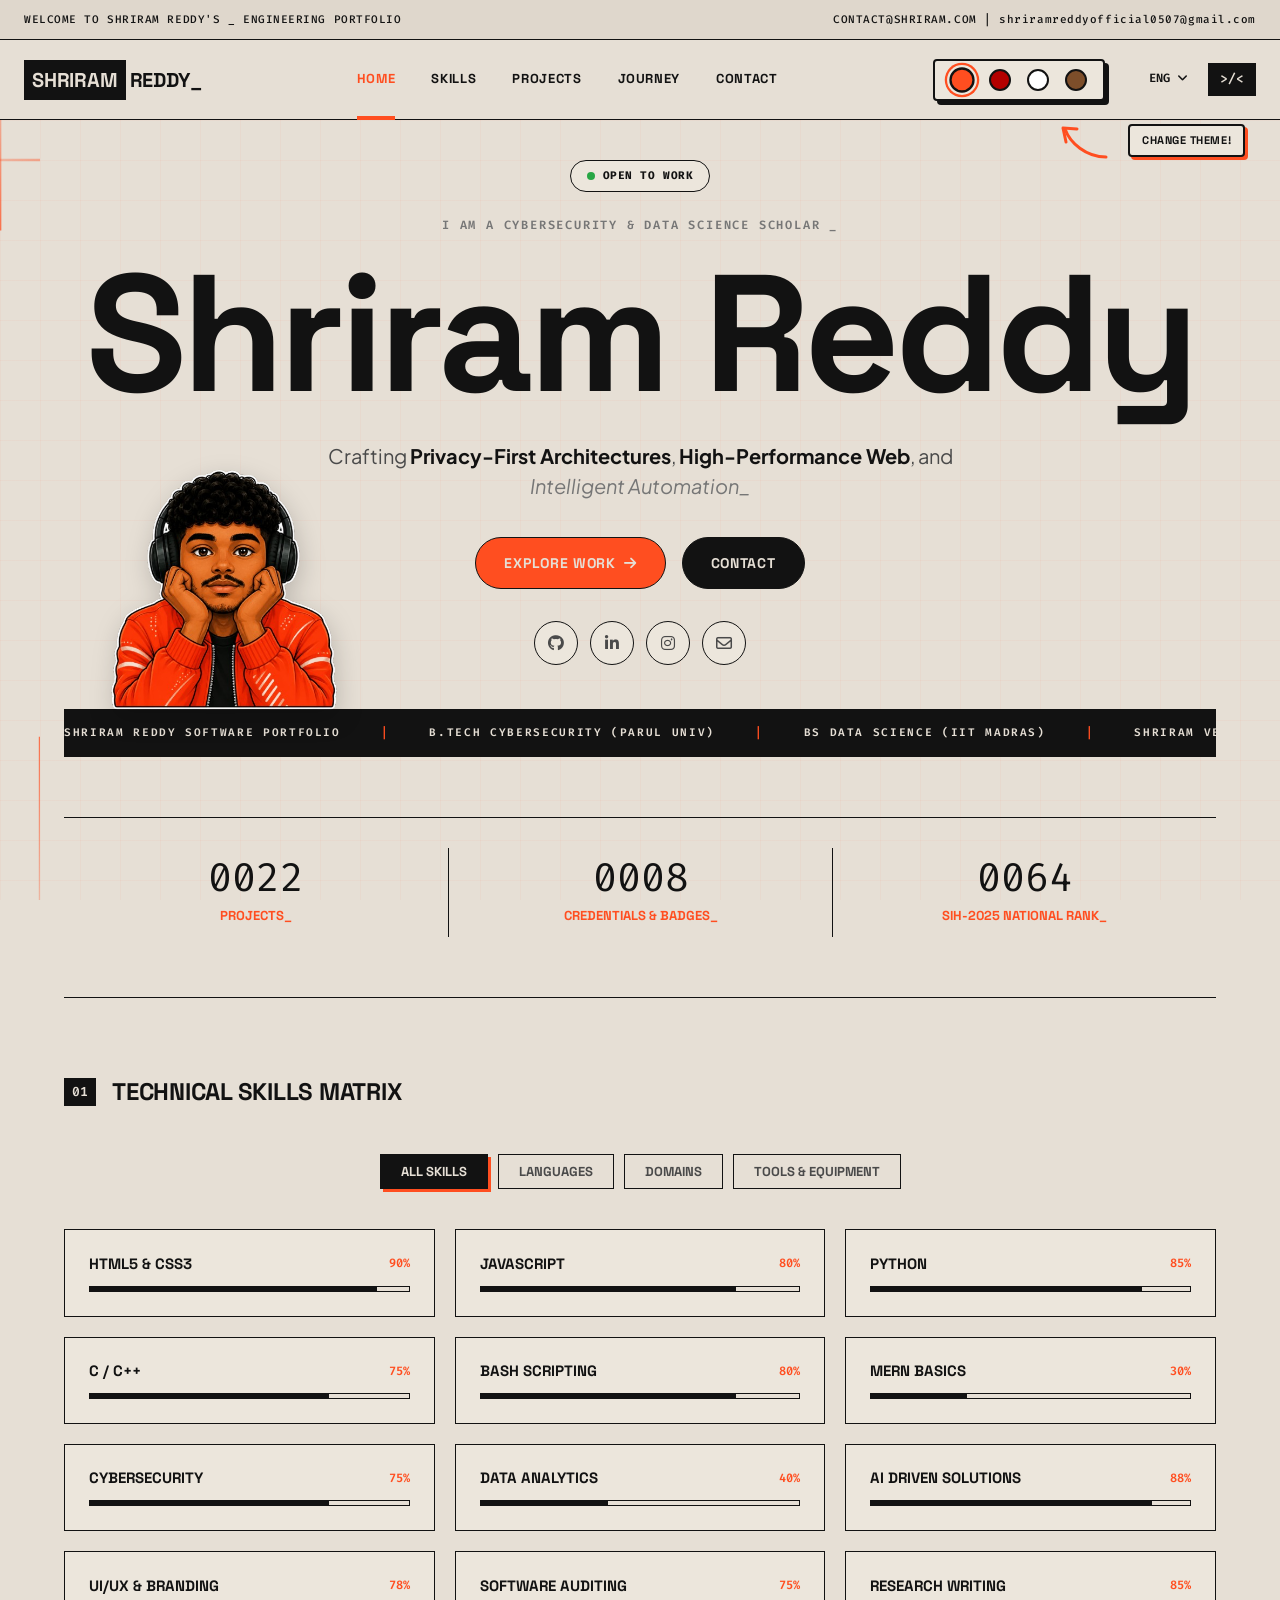
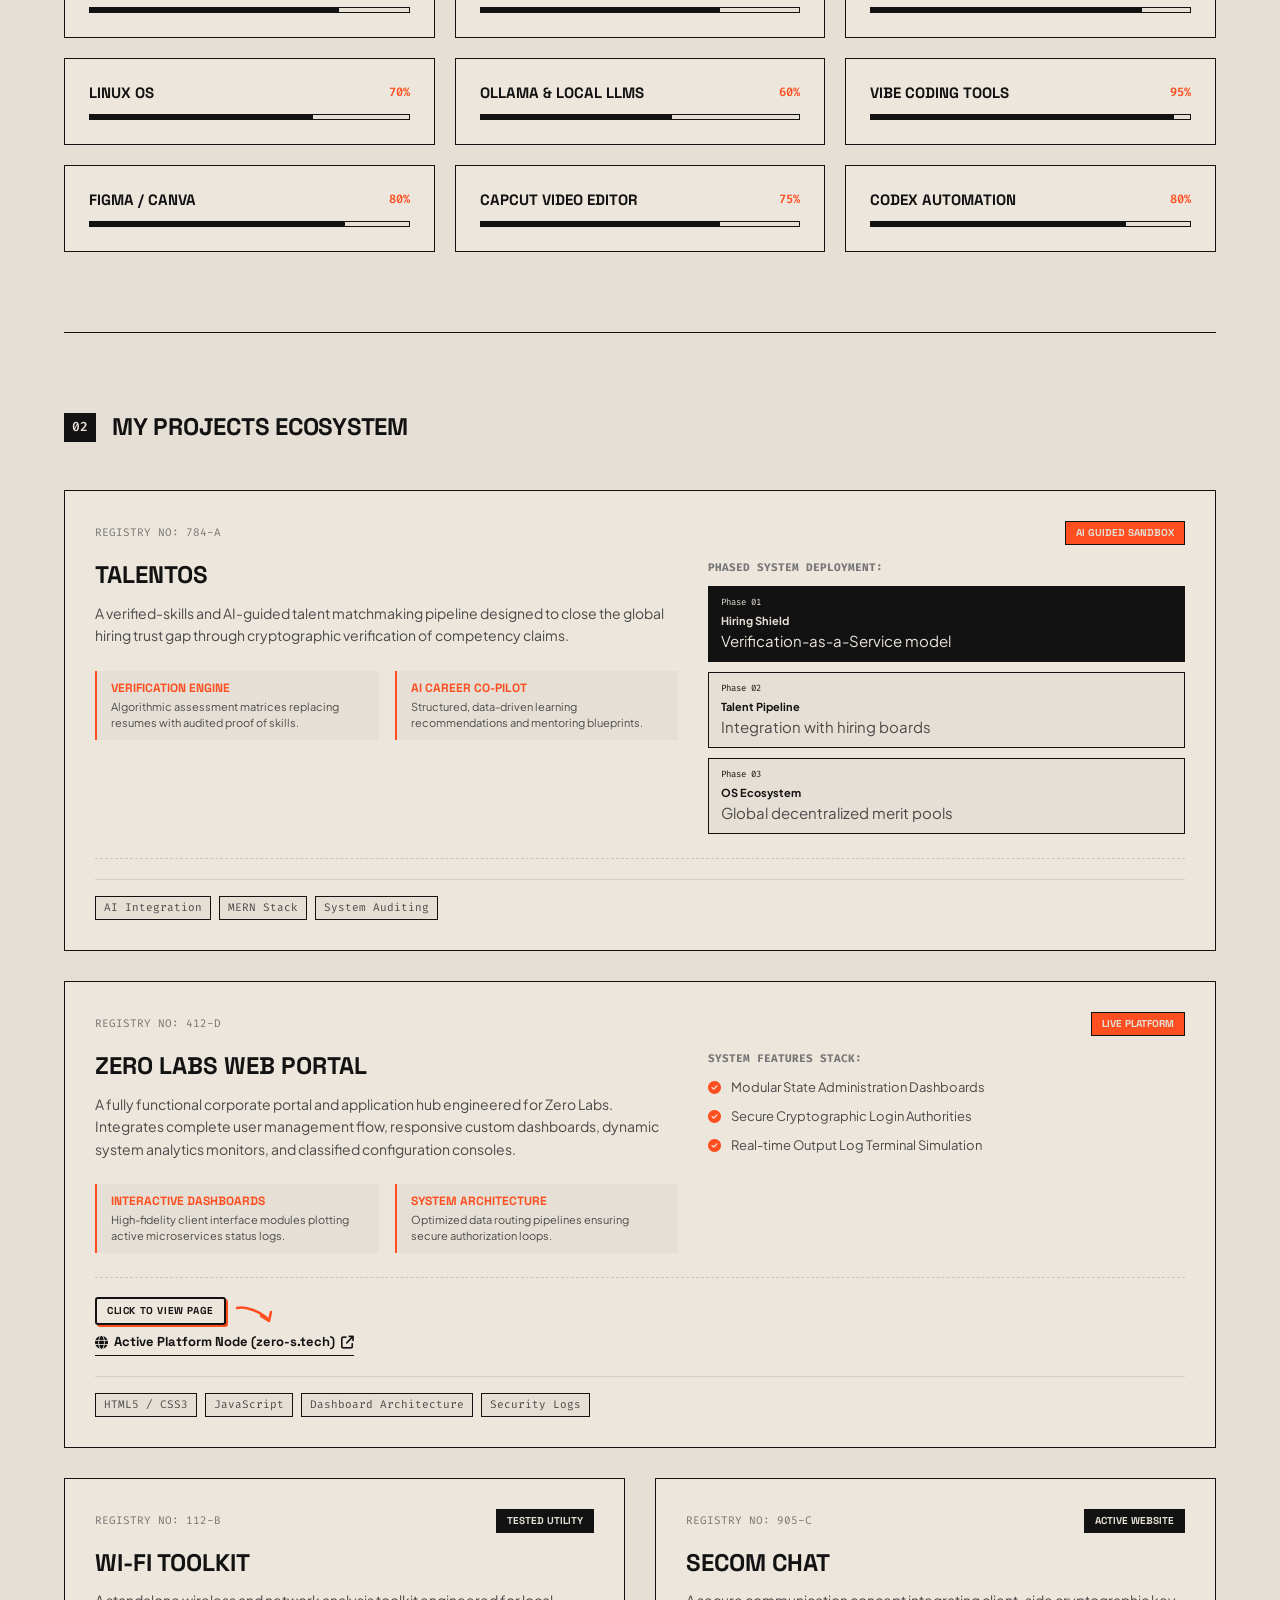
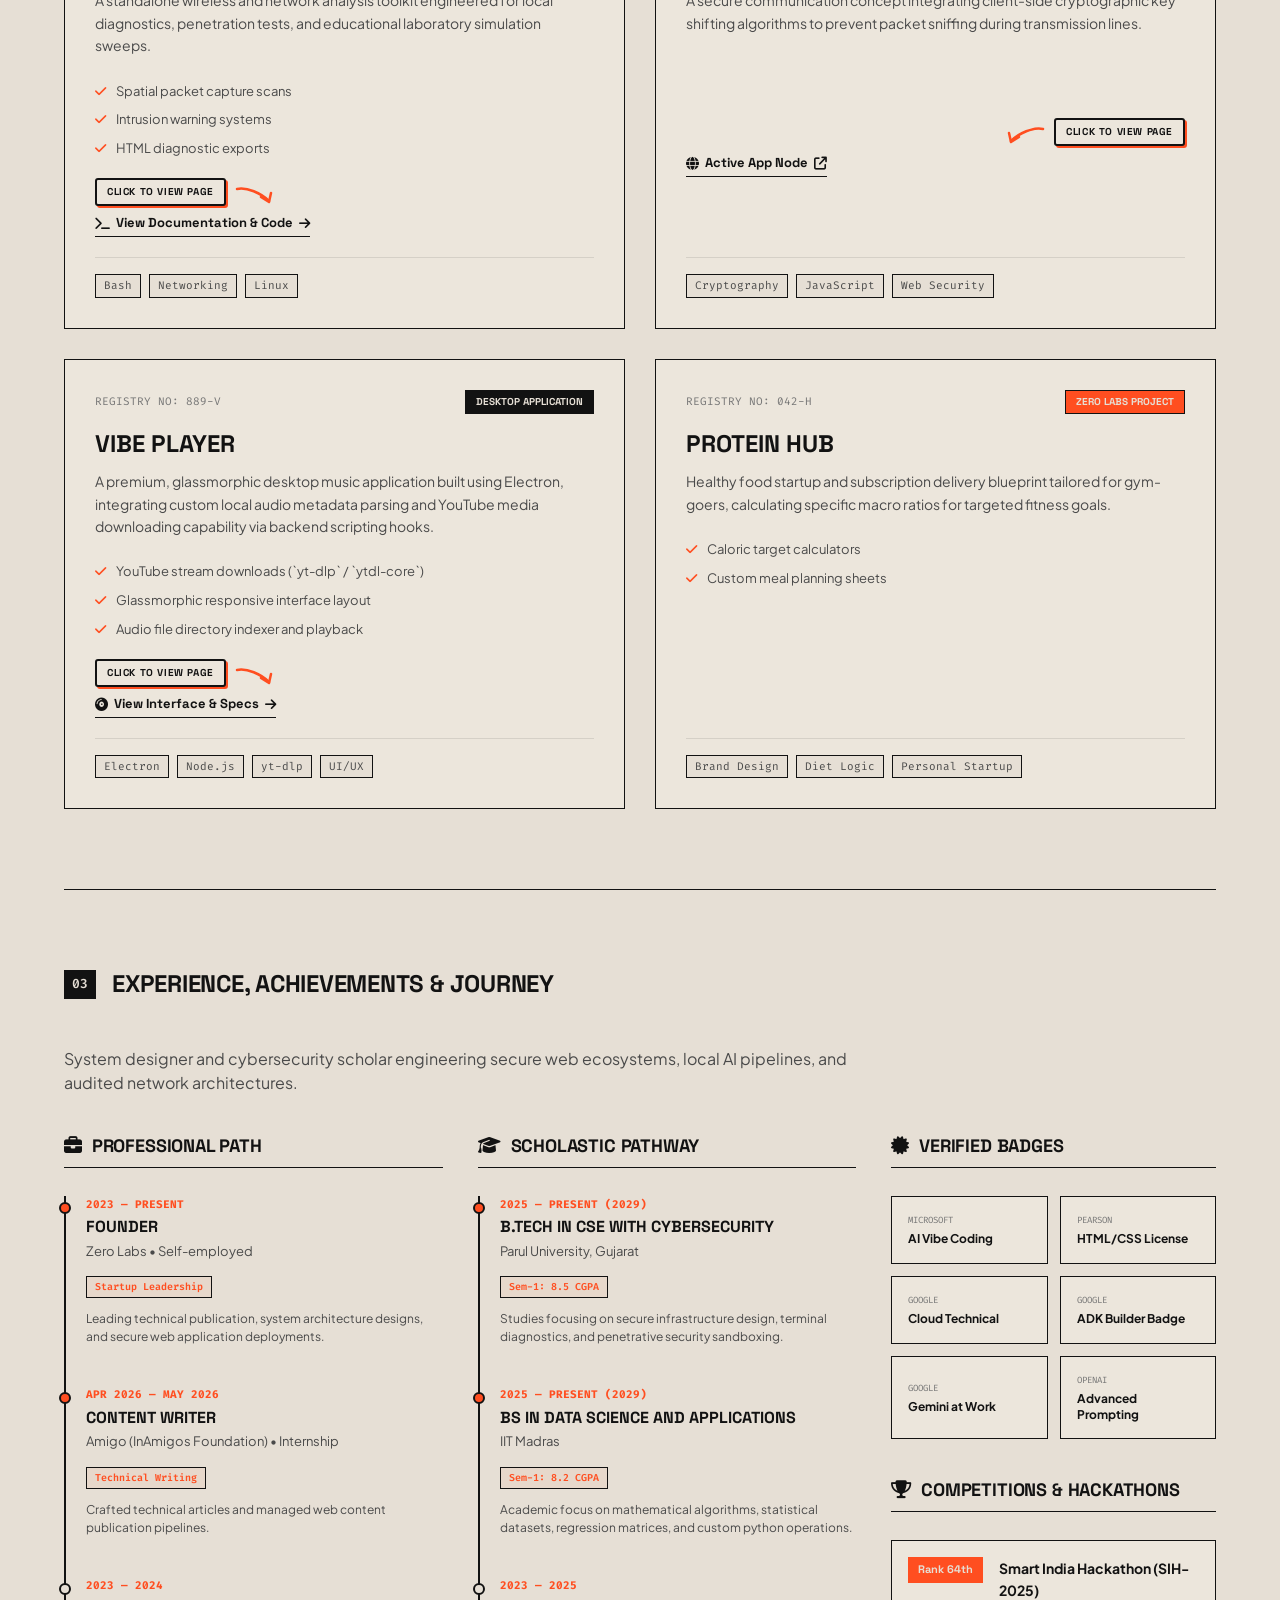
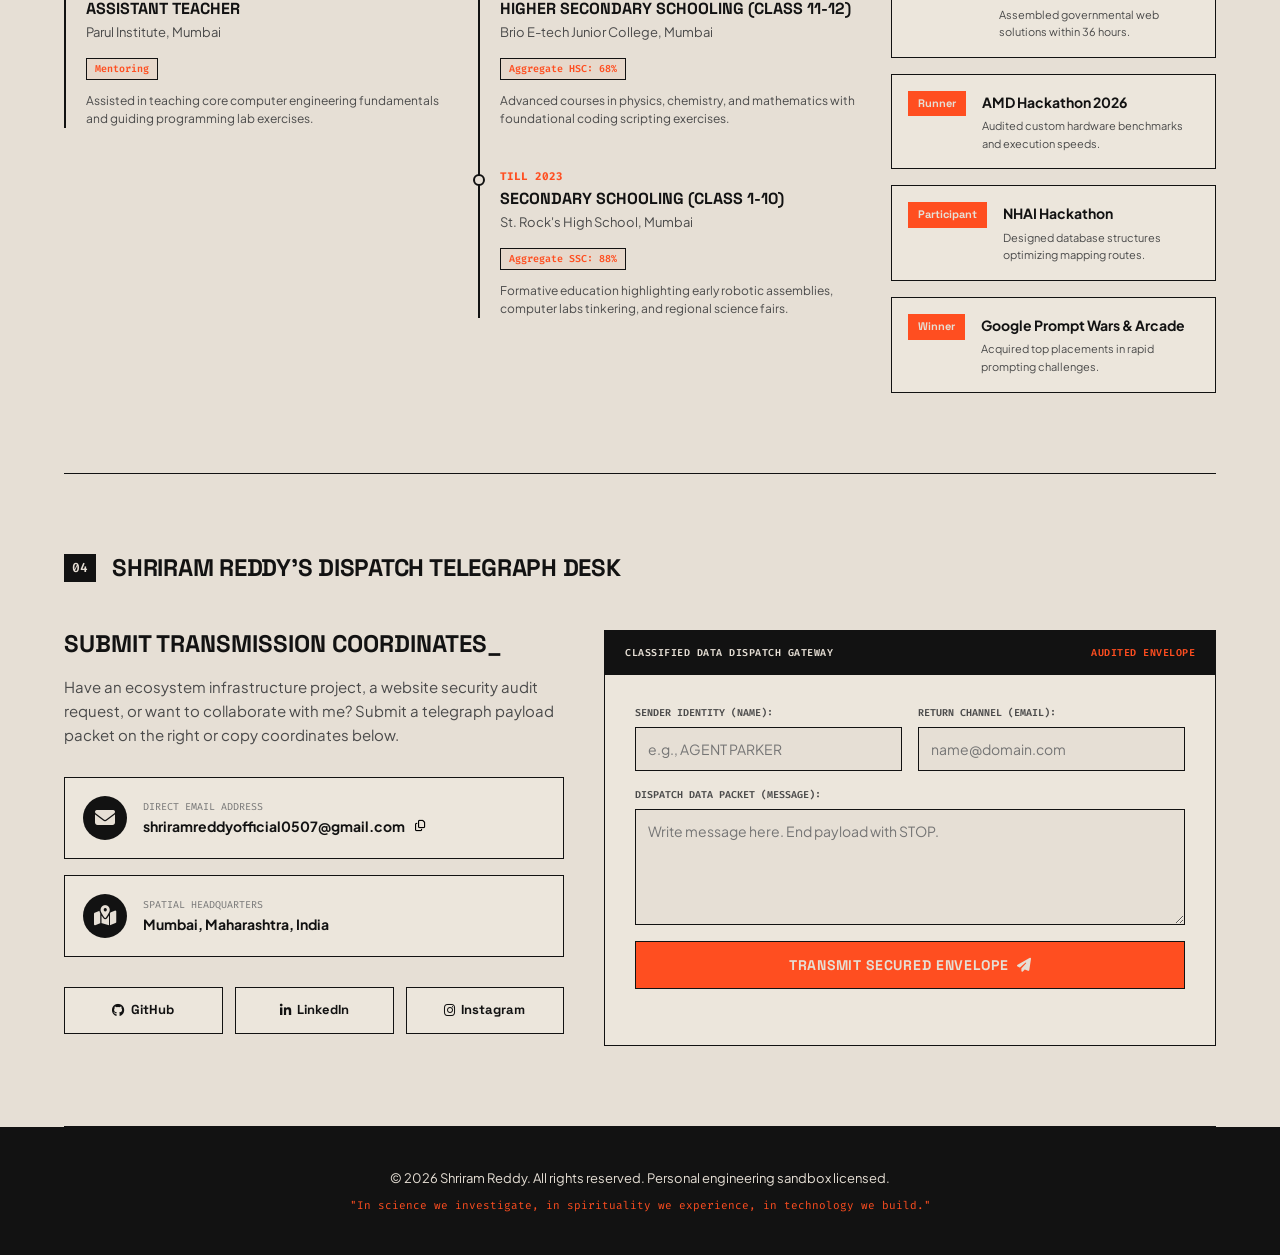
<file: index.html>
<!DOCTYPE html>
<html lang="en">

<head>
    <meta charset="UTF-8">
    <meta name="viewport" content="width=device-width, initial-scale=1.0">
    <title>Shriram Reddy | Portfolio</title>
    <meta name="description"
        content="Portfolio of Shriram Reddy. Pursuing CSE Cybersecurity at Parul University & Data Science at IIT Madras. Discover TalentOS, Wi-Fi Toolkit, and SeCom.">
    <meta name="keywords"
        content="Shriram Reddy, Cybersecurity, Data Science, IIT Madras, Parul University, Portfolio, TalentOS, SeCom">

    <!-- Open Graph Tags -->
    <meta property="og:title" content="Shriram Reddy | Personal Engineering Portfolio">
    <meta property="og:description"
        content="Cybersecurity & Data Science dual-pathway developer. Explore structural print-editorial layouts and interactive sandbox ciphers.">
    <meta property="og:type" content="website">

    <!-- Fonts -->
    <link rel="preconnect" href="https://fonts.googleapis.com">
    <link rel="preconnect" href="https://fonts.gstatic.com" crossorigin>
    <link
        href="https://fonts.googleapis.com/css2?family=Space+Grotesk:wght@400;500;600;700;800&family=Plus+Jakarta+Sans:wght@300;400;500;600;700;800&family=Fira+Code:wght@400;500;600&display=swap"
        rel="stylesheet">

    <!-- Icons -->
    <link rel="icon" type="image/png" sizes="32x32" href="images/favicon-32x32.png">
    <link rel="icon" type="image/png" sizes="16x16" href="images/favicon-16x16.png">
    <link rel="apple-touch-icon" sizes="180x180" href="images/apple-touch-icon.png">
    <link rel="manifest" href="site.webmanifest">
    <link rel="stylesheet" href="https://cdnjs.cloudflare.com/ajax/libs/font-awesome/6.4.0/css/all.min.css">

    <!-- Stylesheet -->
    <link rel="stylesheet" href="style.css">
</head>

<body class="neo-brutalist">

    <!-- Grid Data Pipelines Canvas -->
    <canvas id="gridPipelines"></canvas>

    <!-- Top Coordinates & Welcome Bar -->
    <div class="top-info-bar">
        <span class="info-welcome">WELCOME TO SHRIRAM REDDY'S _ ENGINEERING PORTFOLIO</span>
        <span class="info-contact">CONTACT@SHRIRAM.COM | shriramreddyofficial0507@gmail.com</span>
    </div>



    <!-- Main Navigation Header -->
    <header class="neo-header">
        <div class="header-inner">
            <a href="#hero" class="brand-logo">
                <span class="logo-box">SHRIRAM</span><span>REDDY_</span>
            </a>

            <nav class="neo-nav" id="navMenu">
                <ul>
                    <li><a href="#hero" class="nav-item active">HOME</a></li>
                    <li><a href="#skills" class="nav-item">SKILLS</a></li>
                    <li><a href="#projects" class="nav-item">PROJECTS</a></li>
                    <li><a href="#journey" class="nav-item">JOURNEY</a></li>
                    <li><a href="#contact" class="nav-item">CONTACT</a></li>
                </ul>
            </nav>

            <div class="header-right-meta">
                <div class="theme-switcher-hint">
                    <svg class="hint-arrow" viewBox="0 0 70 44" fill="none" stroke="currentColor" stroke-width="3"
                        stroke-linecap="round" stroke-linejoin="round">
                        <path d="M58 38 C 38 38, 22 24, 17 10" />
                        <path d="M29 10 L15 9 L18 23" />
                    </svg>
                    <div class="hint-box">Change Theme!</div>
                </div>
                <div class="theme-switcher">
                    <button class="theme-btn theme-btn-orange active" data-theme="orange" title="Orange Theme"></button>
                    <button class="theme-btn theme-btn-red" data-theme="red" title="Red Theme"></button>
                    <button class="theme-btn theme-btn-white" data-theme="white" title="Monochrome Theme"></button>
                    <button class="theme-btn theme-btn-brown" data-theme="brown" title="Coffee Brown Theme"></button>
                </div>
                <span class="meta-lang">ENG <i class="fa-solid fa-angle-down"></i></span>
                <span class="meta-code-symbol">&gt;/<span class="cursor-blink">&lt;</span></span>
            </div>

            <button class="nav-hamburger" id="navToggle" aria-label="Toggle Navigation Menu">
                <span class="burger-bar"></span>
                <span class="burger-bar"></span>
                <span class="burger-bar"></span>
            </button>
        </div>
    </header>

    <!-- Main Content Container -->
    <main class="page-container">

        <!-- HERO SECTION -->
        <section id="hero" class="hero-centered-section">
            <div class="hero-status-pill">
                <span class="status-dot-green"></span> OPEN TO WORK
            </div>

            <div class="hero-subtitle-tag">I AM A CYBERSECURITY &amp; DATA SCIENCE SCHOLAR _</div>

            <h1 class="hero-name-title">Shriram Reddy</h1>

            <p class="hero-core-paragraph">
                Crafting <strong class="highlight-bold">Privacy-First Architectures</strong>,
                <strong class="highlight-bold">High-Performance Web</strong>,
                and <em class="highlight-italic">Intelligent Automation_</em>
            </p>


            <!-- Hero Avatar Sticker — framed box floating left of center -->
            <div class="hero-avatar-frame">
                <img src="images/avatar_orange.png" alt="Shriram Reddy Avatar" class="hero-avatar-img"
                    id="heroAvatarImg" />
            </div>

            <div class="hero-action-buttons">
                <a href="#projects" class="btn-neo btn-orange">Explore Work <i class="fa-solid fa-arrow-right"></i></a>
                <a href="#contact" class="btn-neo btn-black">Contact</a>
            </div>


            <div class="hero-social-circles">
                <a href="https://github.com/Ram0507-Reddy" target="_blank" class="social-circle-btn" title="GitHub"><i
                        class="fa-brands fa-github"></i></a>
                <a href="https://www.linkedin.com/in/shriram-reddy/" target="_blank" class="social-circle-btn"
                    title="LinkedIn"><i class="fa-brands fa-linkedin-in"></i></a>
                <a href="https://www.instagram.com/_the_exxplorer05/" target="_blank" class="social-circle-btn"
                    title="Instagram"><i class="fa-brands fa-instagram"></i></a>
                <a href="mailto:shriramreddyofficial0507@gmail.com" class="social-circle-btn" title="Email"><i
                        class="fa-regular fa-envelope"></i></a>
            </div>

            <!-- Horizontal scrolling marquee banner inside hero -->
            <div class="hero-marquee-banner">
                <div class="hero-marquee-track">
                    <span>SHRIRAM REDDY SOFTWARE PORTFOLIO</span>
                    <span class="divider">|</span>
                    <span>B.TECH CYBERSECURITY (PARUL UNIV)</span>
                    <span class="divider">|</span>
                    <span>BS DATA SCIENCE (IIT MADRAS)</span>
                    <span class="divider">|</span>
                    <span>SHRIRAM VENKATRAM REDDY</span>

                    <!-- Repeated set for seamless infinite scroll -->
                    <span class="divider">|</span>
                    <span>SHRIRAM REDDY SOFTWARE PORTFOLIO</span>
                    <span class="divider">|</span>
                    <span>B.TECH CYBERSECURITY (PARUL UNIV)</span>
                    <span class="divider">|</span>
                    <span>BS DATA SCIENCE (IIT MADRAS)</span>
                    <span class="divider">|</span>
                    <span>SHRIRAM VENKATRAM REDDY</span>
                </div>
            </div>

            <!-- Bottom Stats Block -->
            <div class="hero-bottom-stats">
                <div class="stat-box">
                    <span class="stat-number">0022</span>
                    <span class="stat-label">Projects_</span>
                </div>
                <div class="stat-box border-left">
                    <span class="stat-number">0008</span>
                    <span class="stat-label">Credentials &amp; Badges_</span>
                </div>
                <div class="stat-box border-left">
                    <span class="stat-number">0064</span>
                    <span class="stat-label">SIH-2025 National Rank_</span>
                </div>
            </div>
        </section>

        <!-- SECTION 01: Technical Skills -->
        <section id="skills" class="section-box scroll-reveal">
            <div class="section-badge-header">
                <span class="badge-num">01</span>
                <h2>TECHNICAL SKILLS MATRIX</h2>
            </div>

            <!-- Skills Filters -->
            <div class="skills-filter-tabs">
                <button class="skill-filter-btn active" data-filter="all">ALL SKILLS</button>
                <button class="skill-filter-btn" data-filter="lang">LANGUAGES</button>
                <button class="skill-filter-btn" data-filter="domain">DOMAINS</button>
                <button class="skill-filter-btn" data-filter="tools">TOOLS &amp; EQUIPMENT</button>
            </div>

            <!-- Skills Grid -->
            <div class="neo-skills-grid" id="skillsGrid">

                <!-- Languages -->
                <div class="skill-matrix-card" data-category="lang">
                    <div class="skill-header">
                        <h4>HTML5 &amp; CSS3</h4>
                        <span class="skill-level">90%</span>
                    </div>
                    <div class="skill-meter">
                        <div class="skill-meter-fill" data-width="90%"></div>
                    </div>
                </div>

                <div class="skill-matrix-card" data-category="lang">
                    <div class="skill-header">
                        <h4>JavaScript</h4>
                        <span class="skill-level">80%</span>
                    </div>
                    <div class="skill-meter">
                        <div class="skill-meter-fill" data-width="80%"></div>
                    </div>
                </div>

                <div class="skill-matrix-card" data-category="lang">
                    <div class="skill-header">
                        <h4>Python</h4>
                        <span class="skill-level">85%</span>
                    </div>
                    <div class="skill-meter">
                        <div class="skill-meter-fill" data-width="85%"></div>
                    </div>
                </div>

                <div class="skill-matrix-card" data-category="lang">
                    <div class="skill-header">
                        <h4>C / C++</h4>
                        <span class="skill-level">75%</span>
                    </div>
                    <div class="skill-meter">
                        <div class="skill-meter-fill" data-width="75%"></div>
                    </div>
                </div>

                <div class="skill-matrix-card" data-category="lang">
                    <div class="skill-header">
                        <h4>Bash Scripting</h4>
                        <span class="skill-level">80%</span>
                    </div>
                    <div class="skill-meter">
                        <div class="skill-meter-fill" data-width="80%"></div>
                    </div>
                </div>

                <div class="skill-matrix-card" data-category="lang">
                    <div class="skill-header">
                        <h4>MERN Basics</h4>
                        <span class="skill-level">30%</span>
                    </div>
                    <div class="skill-meter">
                        <div class="skill-meter-fill" data-width="30%"></div>
                    </div>
                </div>

                <!-- Domains -->
                <div class="skill-matrix-card" data-category="domain">
                    <div class="skill-header">
                        <h4>Cybersecurity</h4>
                        <span class="skill-level">75%</span>
                    </div>
                    <div class="skill-meter">
                        <div class="skill-meter-fill" data-width="75%"></div>
                    </div>
                </div>

                <div class="skill-matrix-card" data-category="domain">
                    <div class="skill-header">
                        <h4>Data Analytics</h4>
                        <span class="skill-level">40%</span>
                    </div>
                    <div class="skill-meter">
                        <div class="skill-meter-fill" data-width="40%"></div>
                    </div>
                </div>

                <div class="skill-matrix-card" data-category="domain">
                    <div class="skill-header">
                        <h4>AI Driven Solutions</h4>
                        <span class="skill-level">88%</span>
                    </div>
                    <div class="skill-meter">
                        <div class="skill-meter-fill" data-width="88%"></div>
                    </div>
                </div>

                <div class="skill-matrix-card" data-category="domain">
                    <div class="skill-header">
                        <h4>UI/UX &amp; Branding</h4>
                        <span class="skill-level">78%</span>
                    </div>
                    <div class="skill-meter">
                        <div class="skill-meter-fill" data-width="78%"></div>
                    </div>
                </div>

                <div class="skill-matrix-card" data-category="domain">
                    <div class="skill-header">
                        <h4>Software Auditing</h4>
                        <span class="skill-level">75%</span>
                    </div>
                    <div class="skill-meter">
                        <div class="skill-meter-fill" data-width="75%"></div>
                    </div>
                </div>

                <div class="skill-matrix-card" data-category="domain">
                    <div class="skill-header">
                        <h4>Research Writing</h4>
                        <span class="skill-level">85%</span>
                    </div>
                    <div class="skill-meter">
                        <div class="skill-meter-fill" data-width="85%"></div>
                    </div>
                </div>

                <!-- Tools -->
                <div class="skill-matrix-card" data-category="tools">
                    <div class="skill-header">
                        <h4>Linux OS</h4>
                        <span class="skill-level">70%</span>
                    </div>
                    <div class="skill-meter">
                        <div class="skill-meter-fill" data-width="70%"></div>
                    </div>
                </div>

                <div class="skill-matrix-card" data-category="tools">
                    <div class="skill-header">
                        <h4>Ollama &amp; Local LLMs</h4>
                        <span class="skill-level">60%</span>
                    </div>
                    <div class="skill-meter">
                        <div class="skill-meter-fill" data-width="60%"></div>
                    </div>
                </div>

                <div class="skill-matrix-card" data-category="tools">
                    <div class="skill-header">
                        <h4>Vibe Coding Tools</h4>
                        <span class="skill-level">95%</span>
                    </div>
                    <div class="skill-meter">
                        <div class="skill-meter-fill" data-width="95%"></div>
                    </div>
                </div>

                <div class="skill-matrix-card" data-category="tools">
                    <div class="skill-header">
                        <h4>Figma / Canva</h4>
                        <span class="skill-level">80%</span>
                    </div>
                    <div class="skill-meter">
                        <div class="skill-meter-fill" data-width="80%"></div>
                    </div>
                </div>

                <div class="skill-matrix-card" data-category="tools">
                    <div class="skill-header">
                        <h4>CapCut Video Editor</h4>
                        <span class="skill-level">75%</span>
                    </div>
                    <div class="skill-meter">
                        <div class="skill-meter-fill" data-width="75%"></div>
                    </div>
                </div>

                <div class="skill-matrix-card" data-category="tools">
                    <div class="skill-header">
                        <h4>Codex Automation</h4>
                        <span class="skill-level">80%</span>
                    </div>
                    <div class="skill-meter">
                        <div class="skill-meter-fill" data-width="80%"></div>
                    </div>
                </div>

            </div>
        </section>

        <!-- SECTION 02: Projects Ecosystem -->
        <section id="projects" class="section-box scroll-reveal">
            <div class="section-badge-header">
                <span class="badge-num">02</span>
                <h2>MY PROJECTS ECOSYSTEM</h2>
            </div>

            <div class="ecosystem-projects-grid">
                <!-- Project 1: TalentOS -->
                <div class="neo-project-card card-full-span">
                    <div class="project-header-row">
                        <span class="project-id">REGISTRY NO: 784-A</span>
                        <span class="project-badge-tag orange-bg">AI Guided Sandbox</span>
                    </div>

                    <div class="project-body-grid">
                        <div class="p-info-pane">
                            <h3>TalentOS</h3>
                            <p class="p-summary">A verified-skills and AI-guided talent matchmaking pipeline designed to
                                close the global hiring trust gap through cryptographic verification of competency
                                claims.</p>

                            <div class="p-specs-grid">
                                <div class="spec-col">
                                    <h5>Verification Engine</h5>
                                    <p>Algorithmic assessment matrices replacing resumes with audited proof of skills.
                                    </p>
                                </div>
                                <div class="spec-col">
                                    <h5>AI Career Co-Pilot</h5>
                                    <p>Structured, data-driven learning recommendations and mentoring blueprints.</p>
                                </div>
                            </div>
                        </div>

                        <div class="p-timeline-pane">
                            <h5>PHASED SYSTEM DEPLOYMENT:</h5>
                            <div class="project-phases-stepper">
                                <div class="step-node active">
                                    <span class="s-badge">Phase 01</span>
                                    <strong>Hiring Shield</strong>
                                    <p>Verification-as-a-Service model</p>
                                </div>
                                <div class="step-node">
                                    <span class="s-badge">Phase 02</span>
                                    <strong>Talent Pipeline</strong>
                                    <p>Integration with hiring boards</p>
                                </div>
                                <div class="step-node">
                                    <span class="s-badge">Phase 03</span>
                                    <strong>OS Ecosystem</strong>
                                    <p>Global decentralized merit pools</p>
                                </div>
                            </div>
                        </div>
                    </div>

                    <div class="project-card-footer">
                        <div class="footer-tags">
                            <span class="p-tag">AI Integration</span>
                            <span class="p-tag">MERN Stack</span>
                            <span class="p-tag">System Auditing</span>
                        </div>
                    </div>
                </div>

                <!-- Project 2: Zero Labs Web Portal -->
                <div class="neo-project-card card-full-span">
                    <div class="project-header-row">
                        <span class="project-id">REGISTRY NO: 412-D</span>
                        <span class="project-badge-tag orange-bg">Live Platform</span>
                    </div>

                    <div class="project-body-grid">
                        <div class="p-info-pane">
                            <h3>Zero Labs Web Portal</h3>
                            <p class="p-summary">A fully functional corporate portal and application hub engineered for
                                Zero Labs. Integrates complete user management flow, responsive custom dashboards,
                                dynamic system analytics monitors, and classified configuration consoles.</p>

                            <div class="p-specs-grid">
                                <div class="spec-col">
                                    <h5>Interactive Dashboards</h5>
                                    <p>High-fidelity client interface modules plotting active microservices status logs.
                                    </p>
                                </div>
                                <div class="spec-col">
                                    <h5>System Architecture</h5>
                                    <p>Optimized data routing pipelines ensuring secure authorization loops.</p>
                                </div>
                            </div>
                        </div>

                        <div class="p-timeline-pane">
                            <h5>SYSTEM FEATURES STACK:</h5>
                            <ul class="p-bullets-list">
                                <li><i class="fa-solid fa-circle-check"></i> Modular State Administration Dashboards
                                </li>
                                <li><i class="fa-solid fa-circle-check"></i> Secure Cryptographic Login Authorities</li>
                                <li><i class="fa-solid fa-circle-check"></i> Real-time Output Log Terminal Simulation
                                </li>
                            </ul>
                        </div>
                    </div>

                    <div class="project-app-links">
                        <!-- Hint: INSIDE the card, LEFT side, arrow → pointing right-down toward link -->
                        <div class="card-hint-inside-left">
                            <div class="card-hint-label">Click to view page</div>
                            <svg class="card-hint-arrow" viewBox="0 0 42 34" fill="none" stroke="currentColor"
                                stroke-width="2.5" stroke-linecap="round" stroke-linejoin="round">
                                <path d="M 4 14 C 14 12, 28 18, 36 26" />
                                <path d="M 28 22 L 36 27 L 38 18" />
                            </svg>
                        </div>
                        <a href="https://zero-s.tech" target="_blank" class="link-neo-btn"><i
                                class="fa-solid fa-globe"></i> Active Platform Node (zero-s.tech) <i
                                class="fa-solid fa-arrow-up-right-from-square"></i></a>
                    </div>

                    <div class="project-card-footer">
                        <div class="footer-tags">
                            <span class="p-tag">HTML5 / CSS3</span>
                            <span class="p-tag">JavaScript</span>
                            <span class="p-tag">Dashboard Architecture</span>
                            <span class="p-tag">Security Logs</span>
                        </div>
                    </div>
                </div>

                <!-- Project 3: Wi-Fi Toolkit -->
                <div class="neo-project-card">
                    <div class="project-header-row">
                        <span class="project-id">REGISTRY NO: 112-B</span>
                        <span class="project-badge-tag black-bg">Tested Utility</span>
                    </div>
                    <h3>Wi-Fi Toolkit</h3>
                    <p class="p-summary">A standalone wireless and network analysis toolkit engineered for local
                        diagnostics, penetration tests, and educational laboratory simulation sweeps.</p>
                    <ul class="p-bullets-list">
                        <li><i class="fa-solid fa-check"></i> Spatial packet capture scans</li>
                        <li><i class="fa-solid fa-check"></i> Intrusion warning systems</li>
                        <li><i class="fa-solid fa-check"></i> HTML diagnostic exports</li>
                    </ul>
                    <div class="project-app-links">
                        <!-- Hint: INSIDE the card, LEFT side, arrow → pointing right-down toward link -->
                        <div class="card-hint-inside-left">
                            <div class="card-hint-label">Click to view page</div>
                            <svg class="card-hint-arrow" viewBox="0 0 42 34" fill="none" stroke="currentColor"
                                stroke-width="2.5" stroke-linecap="round" stroke-linejoin="round">
                                <path d="M 4 14 C 14 12, 28 18, 36 26" />
                                <path d="M 28 22 L 36 27 L 38 18" />
                            </svg>
                        </div>
                        <a href="wifi.html" class="link-neo-btn"><i class="fa-solid fa-terminal"></i> View Documentation
                            &amp; Code <i class="fa-solid fa-arrow-right"></i></a>
                    </div>
                    <div class="project-card-footer">
                        <div class="footer-tags">
                            <span class="p-tag">Bash</span>
                            <span class="p-tag">Networking</span>
                            <span class="p-tag">Linux</span>
                        </div>
                    </div>
                </div>

                <!-- Project 4: SeCom Chat -->
                <div class="neo-project-card">
                    <div class="project-header-row">
                        <span class="project-id">REGISTRY NO: 905-C</span>
                        <span class="project-badge-tag black-bg">Active Website</span>
                    </div>
                    <h3>SeCom Chat</h3>
                    <p class="p-summary">A secure communication concept integrating client-side cryptographic key
                        shifting algorithms to prevent packet sniffing during transmission lines.</p>
                    <div class="project-app-links">
                        <!-- Hint: INSIDE the card, RIGHT side, arrow ← mirrored pointing left toward link -->
                        <div class="card-hint-inside-right">
                            <div class="card-hint-label">Click to view page</div>
                            <svg class="card-hint-arrow" viewBox="0 0 42 34" fill="none" stroke="currentColor"
                                stroke-width="2.5" stroke-linecap="round" stroke-linejoin="round">
                                <path d="M 38 14 C 28 12, 14 18, 6 26" />
                                <path d="M 14 22 L 6 27 L 4 18" />
                            </svg>
                        </div>
                        <a href="https://secom-chat-2026.web.app/" target="_blank" class="link-neo-btn"><i
                                class="fa-solid fa-globe"></i> Active App Node <i
                                class="fa-solid fa-arrow-up-right-from-square"></i></a>
                    </div>
                    <div class="project-card-footer">
                        <div class="footer-tags">
                            <span class="p-tag">Cryptography</span>
                            <span class="p-tag">JavaScript</span>
                            <span class="p-tag">Web Security</span>
                        </div>
                    </div>
                </div>

                <!-- Project 5: Vibe Player -->
                <div class="neo-project-card">
                    <div class="project-header-row">
                        <span class="project-id">REGISTRY NO: 889-V</span>
                        <span class="project-badge-tag black-bg">Desktop Application</span>
                    </div>
                    <h3>Vibe Player</h3>
                    <p class="p-summary">A premium, glassmorphic desktop music application built using Electron,
                        integrating custom local audio metadata parsing and YouTube media downloading capability via
                        backend scripting hooks.</p>
                    <ul class="p-bullets-list">
                        <li><i class="fa-solid fa-check"></i> YouTube stream downloads (`yt-dlp` / `ytdl-core`)</li>
                        <li><i class="fa-solid fa-check"></i> Glassmorphic responsive interface layout</li>
                        <li><i class="fa-solid fa-check"></i> Audio file directory indexer and playback</li>
                    </ul>
                    <div class="project-app-links">
                        <!-- Hint: INSIDE the card, LEFT side, arrow → pointing right-down toward link -->
                        <div class="card-hint-inside-left">
                            <div class="card-hint-label">Click to view page</div>
                            <svg class="card-hint-arrow" viewBox="0 0 42 34" fill="none" stroke="currentColor"
                                stroke-width="2.5" stroke-linecap="round" stroke-linejoin="round">
                                <path d="M 4 14 C 14 12, 28 18, 36 26" />
                                <path d="M 28 22 L 36 27 L 38 18" />
                            </svg>
                        </div>
                        <a href="vibeplayer.html" class="link-neo-btn"><i class="fa-solid fa-compact-disc"></i> View
                            Interface &amp; Specs <i class="fa-solid fa-arrow-right"></i></a>
                    </div>
                    <div class="project-card-footer">
                        <div class="footer-tags">
                            <span class="p-tag">Electron</span>
                            <span class="p-tag">Node.js</span>
                            <span class="p-tag">yt-dlp</span>
                            <span class="p-tag">UI/UX</span>
                        </div>
                    </div>
                </div>

                <!-- Project 6: Protein Hub -->
                <div class="neo-project-card">
                    <div class="project-header-row">
                        <span class="project-id">REGISTRY NO: 042-H</span>
                        <span class="project-badge-tag orange-bg">Zero Labs Project</span>
                    </div>
                    <h3>Protein Hub</h3>
                    <p class="p-summary">Healthy food startup and subscription delivery blueprint tailored for
                        gym-goers, calculating specific macro ratios for targeted fitness goals.</p>
                    <ul class="p-bullets-list">
                        <li><i class="fa-solid fa-check"></i> Caloric target calculators</li>
                        <li><i class="fa-solid fa-check"></i> Custom meal planning sheets</li>
                    </ul>
                    <div class="project-card-footer">
                        <div class="footer-tags">
                            <span class="p-tag">Brand Design</span>
                            <span class="p-tag">Diet Logic</span>
                            <span class="p-tag">Personal Startup</span>
                        </div>
                    </div>
                </div>
            </div>
        </section>

        <!-- SECTION 03: Experience, Achievements & Journey -->
        <section id="journey" class="section-box scroll-reveal">
            <div class="section-badge-header">
                <span class="badge-num">03</span>
                <h2>EXPERIENCE, ACHIEVEMENTS &amp; JOURNEY</h2>
            </div>

            <!-- Minimal Background Intro -->
            <p class="journey-minimal-intro">
                System designer and cybersecurity scholar engineering secure web ecosystems, local AI pipelines, and
                audited network architectures.
            </p>

            <div class="journey-layouts-grid">
                <!-- Professional Experience timeline -->
                <div class="education-timeline-pane">
                    <h3 class="journey-sub-title"><i class="fa-solid fa-briefcase"></i> Professional Path</h3>

                    <div class="neo-timeline">
                        <div class="timeline-block active">
                            <div class="block-indicator"></div>
                            <span class="block-years">2023 — PRESENT</span>
                            <h4>Founder</h4>
                            <p class="school">Zero Labs • Self-employed</p>
                            <span class="grade-badge">Startup Leadership</span>
                            <p class="description">Leading technical publication, system architecture designs, and
                                secure web application deployments.</p>
                        </div>

                        <div class="timeline-block active">
                            <div class="block-indicator"></div>
                            <span class="block-years">APR 2026 — MAY 2026</span>
                            <h4>Content Writer</h4>
                            <p class="school">Amigo (InAmigos Foundation) • Internship</p>
                            <span class="grade-badge">Technical Writing</span>
                            <p class="description">Crafted technical articles and managed web content publication
                                pipelines.</p>
                        </div>

                        <div class="timeline-block">
                            <div class="block-indicator"></div>
                            <span class="block-years">2023 — 2024</span>
                            <h4>Assistant Teacher</h4>
                            <p class="school">Parul Institute, Mumbai</p>
                            <span class="grade-badge">Mentoring</span>
                            <p class="description">Assisted in teaching core computer engineering fundamentals and
                                guiding programming lab exercises.</p>
                        </div>
                    </div>
                </div>

                <!-- Academic timeline -->
                <div class="education-timeline-pane">
                    <h3 class="journey-sub-title"><i class="fa-solid fa-graduation-cap"></i> Scholastic Pathway</h3>

                    <div class="neo-timeline">
                        <div class="timeline-block active">
                            <div class="block-indicator"></div>
                            <span class="block-years">2025 — PRESENT (2029)</span>
                            <h4>B.Tech in CSE with Cybersecurity</h4>
                            <p class="school">Parul University, Gujarat</p>
                            <span class="grade-badge">Sem-1: 8.5 CGPA</span>
                            <p class="description">Studies focusing on secure infrastructure design, terminal
                                diagnostics, and penetrative security sandboxing.</p>
                        </div>

                        <div class="timeline-block active">
                            <div class="block-indicator"></div>
                            <span class="block-years">2025 — PRESENT (2029)</span>
                            <h4>BS in Data Science and Applications</h4>
                            <p class="school">IIT Madras</p>
                            <span class="grade-badge">Sem-1: 8.2 CGPA</span>
                            <p class="description">Academic focus on mathematical algorithms, statistical datasets,
                                regression matrices, and custom python operations.</p>
                        </div>

                        <div class="timeline-block">
                            <div class="block-indicator"></div>
                            <span class="block-years">2023 — 2025</span>
                            <h4>Higher Secondary Schooling (Class 11-12)</h4>
                            <p class="school">Brio E-tech Junior College, Mumbai</p>
                            <span class="grade-badge">Aggregate HSC: 68%</span>
                            <p class="description">Advanced courses in physics, chemistry, and mathematics with
                                foundational coding scripting exercises.</p>
                        </div>

                        <div class="timeline-block">
                            <div class="block-indicator"></div>
                            <span class="block-years">TILL 2023</span>
                            <h4>Secondary Schooling (Class 1-10)</h4>
                            <p class="school">St. Rock's High School, Mumbai</p>
                            <span class="grade-badge">Aggregate SSC: 88%</span>
                            <p class="description">Formative education highlighting early robotic assemblies, computer
                                labs tinkering, and regional science fairs.</p>
                        </div>
                    </div>
                </div>

                <!-- Credentials and Competitions side panel -->
                <div class="credentials-timeline-pane">
                    <!-- Badges -->
                    <div class="certs-group-block">
                        <h3 class="journey-sub-title"><i class="fa-solid fa-certificate"></i> Verified Badges</h3>
                        <div class="certs-badge-matrix">
                            <div class="cert-item-card">
                                <span class="cert-org">MICROSOFT</span>
                                <strong>AI Vibe Coding</strong>
                            </div>
                            <div class="cert-item-card">
                                <span class="cert-org">PEARSON</span>
                                <strong>HTML/CSS License</strong>
                            </div>
                            <div class="cert-item-card">
                                <span class="cert-org">GOOGLE</span>
                                <strong>Cloud Technical</strong>
                            </div>
                            <div class="cert-item-card">
                                <span class="cert-org">GOOGLE</span>
                                <strong>ADK Builder Badge</strong>
                            </div>
                            <div class="cert-item-card">
                                <span class="cert-org">GOOGLE</span>
                                <strong>Gemini at Work</strong>
                            </div>
                            <div class="cert-item-card">
                                <span class="cert-org">OPENAI</span>
                                <strong>Advanced Prompting</strong>
                            </div>
                        </div>
                    </div>

                    <!-- Competitions -->
                    <div class="hackathons-group-block">
                        <h3 class="journey-sub-title"><i class="fa-solid fa-trophy"></i> Competitions &amp; Hackathons
                        </h3>
                        <ul class="neo-hacks-list">
                            <li>
                                <span class="rank-tag">Rank 64th</span>
                                <div class="hack-meta">
                                    <strong>Smart India Hackathon (SIH-2025)</strong>
                                    <p>Assembled governmental web solutions within 36 hours.</p>
                                </div>
                            </li>
                            <li>
                                <span class="rank-tag">Runner</span>
                                <div class="hack-meta">
                                    <strong>AMD Hackathon 2026</strong>
                                    <p>Audited custom hardware benchmarks and execution speeds.</p>
                                </div>
                            </li>
                            <li>
                                <span class="rank-tag">Participant</span>
                                <div class="hack-meta">
                                    <strong>NHAI Hackathon</strong>
                                    <p>Designed database structures optimizing mapping routes.</p>
                                </div>
                            </li>
                            <li>
                                <span class="rank-tag">Winner</span>
                                <div class="hack-meta">
                                    <strong>Google Prompt Wars &amp; Arcade</strong>
                                    <p>Acquired top placements in rapid prompting challenges.</p>
                                </div>
                            </li>
                        </ul>
                    </div>
                </div>
            </div>
        </section>

        <!-- SECTION 04: Contact Telegram Desk -->
        <section id="contact" class="section-box scroll-reveal">
            <div class="section-badge-header">
                <span class="badge-num">04</span>
                <h2>SHRIRAM REDDY'S DISPATCH TELEGRAPH DESK</h2>
            </div>

            <div class="contact-editorial-layout">
                <div class="dispatch-details-pane">
                    <h3 class="editorial-headline">Submit Transmission Coordinates_</h3>
                    <p>Have an ecosystem infrastructure project, a website security audit request, or want to
                        collaborate with me? Submit a telegraph payload packet on the right or copy coordinates below.
                    </p>

                    <div class="coords-cards-group">
                        <div class="coord-info-block">
                            <i class="fa-solid fa-envelope coord-icon"></i>
                            <div class="coord-val-wrap">
                                <span class="coord-label">DIRECT EMAIL ADDRESS</span>
                                <div class="email-copy-container">
                                    <strong id="emailAddress">shriramreddyofficial0507@gmail.com</strong>
                                    <button class="btn-copy-address" id="btnCopyEmail" title="Copy Email Coordinate"><i
                                            class="fa-regular fa-copy"></i></button>
                                </div>
                            </div>
                        </div>

                        <div class="coord-info-block">
                            <i class="fa-solid fa-map-location-dot coord-icon"></i>
                            <div class="coord-val-wrap">
                                <span class="coord-label">SPATIAL HEADQUARTERS</span>
                                <strong>Mumbai, Maharashtra, India</strong>
                            </div>
                        </div>
                    </div>

                    <div class="telegraph-social-links">
                        <a href="https://github.com/Ram0507-Reddy" target="_blank" class="social-neo-btn"><i
                                class="fa-brands fa-github"></i> GitHub</a>
                        <a href="https://www.linkedin.com/in/shriram-reddy/" target="_blank" class="social-neo-btn"><i
                                class="fa-brands fa-linkedin-in"></i> LinkedIn</a>
                        <a href="https://www.instagram.com/_the_exxplorer05/" target="_blank" class="social-neo-btn"><i
                                class="fa-brands fa-instagram"></i> Instagram</a>
                    </div>
                </div>

                <!-- Form -->
                <div class="dispatch-form-pane">
                    <div class="form-pane-header">
                        <span>CLASSIFIED DATA DISPATCH GATEWAY</span>
                        <span class="form-active-pulse"><span class="pulse-dot"></span> AUDITED ENVELOPE</span>
                    </div>

                    <form id="dispatchForm" class="neo-dispatch-form">
                        <div class="form-row-double">
                            <div class="form-element-wrap">
                                <label for="senderName">SENDER IDENTITY (NAME):</label>
                                <input type="text" id="senderName" required placeholder="e.g., AGENT PARKER">
                            </div>
                            <div class="form-element-wrap">
                                <label for="senderEmail">RETURN CHANNEL (EMAIL):</label>
                                <input type="email" id="senderEmail" required placeholder="name@domain.com">
                            </div>
                        </div>

                        <div class="form-element-wrap">
                            <label for="messageText">DISPATCH DATA PACKET (MESSAGE):</label>
                            <textarea id="messageText" rows="5" required
                                placeholder="Write message here. End payload with STOP."></textarea>
                        </div>

                        <button type="submit" class="btn-neo btn-orange btn-block" id="btnSubmitForm">
                            TRANSMIT SECURED ENVELOPE <i class="fa-solid fa-paper-plane"></i>
                        </button>
                        <div class="form-status" id="formStatus"></div>
                    </form>
                </div>
            </div>
        </section>

    </main>

    <!-- Footer -->
    <footer class="neo-footer">
        <div class="footer-inner">
            <p>&copy; 2026 Shriram Reddy. All rights reserved. Personal engineering sandbox licensed.</p>
            <p class="footer-motto">"In science we investigate, in spirituality we experience, in technology we build."
            </p>
        </div>
    </footer>

    <!-- Custom Follow-Along Cursor -->
    <div class="custom-cursor-circle" id="customCursorCircle">
        <div class="cursor-circle-inner"></div>
    </div>
    <div class="custom-cursor-dot" id="customCursorDot">
        <div class="cursor-dot-inner"></div>
    </div>

    <!-- Custom Script -->
    <script src="script.js"></script>
</body>

</html>
</file>
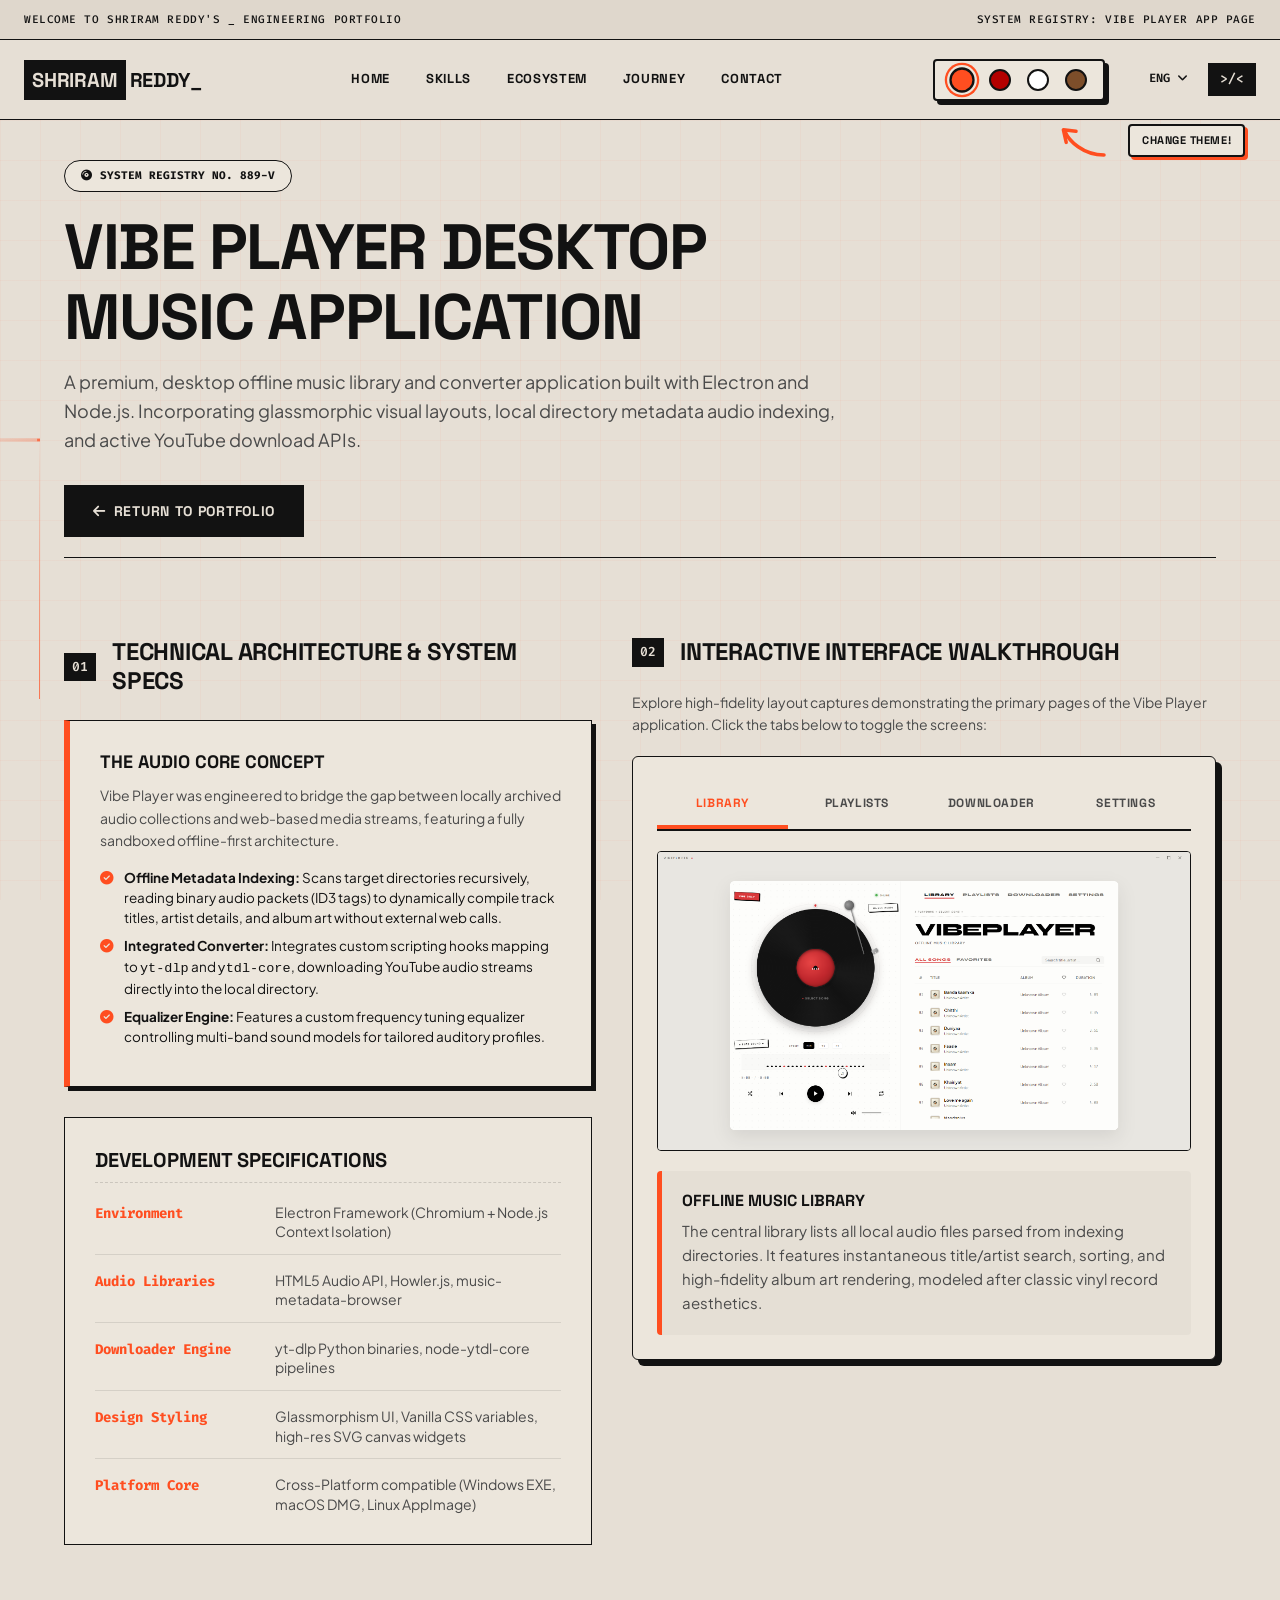
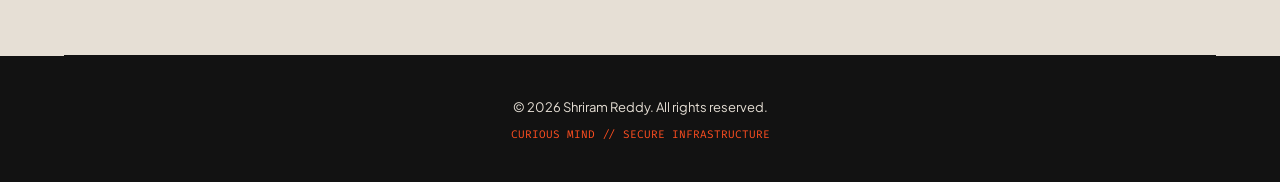
<file: vibeplayer.html>
<!DOCTYPE html>
<html lang="en">

<head>
    <meta charset="UTF-8">
    <meta name="viewport" content="width=device-width, initial-scale=1.0">
    <title>Vibe Player Interface &amp; Specs | Shriram Reddy</title>
    <meta name="description"
        content="Interface walkthrough, specifications, and layout screenshots of Vibe Player desktop music application by Shriram Reddy.">
    
    <!-- Fonts -->
    <link rel="preconnect" href="https://fonts.googleapis.com">
    <link rel="preconnect" href="https://fonts.gstatic.com" crossorigin>
    <link
        href="https://fonts.googleapis.com/css2?family=Space+Grotesk:wght@400;500;600;700;800&family=Plus+Jakarta+Sans:wght@300;400;500;600;700;800&family=Fira+Code:wght@400;500;600&display=swap"
        rel="stylesheet">

    <!-- Icons -->
    <link rel="icon" type="image/png" sizes="32x32" href="images/favicon-32x32.png">
    <link rel="icon" type="image/png" sizes="16x16" href="images/favicon-16x16.png">
    <link rel="apple-touch-icon" sizes="180x180" href="images/apple-touch-icon.png">
    <link rel="manifest" href="site.webmanifest">
    <link rel="stylesheet" href="https://cdnjs.cloudflare.com/ajax/libs/font-awesome/6.4.0/css/all.min.css">

    <!-- Stylesheet -->
    <link rel="stylesheet" href="style.css">

    <style>
        /* Subpage-specific styling override/enhancement */
        .vibe-hero {
            padding: 40px 0 20px 0;
            border-bottom: var(--border-thin);
            text-align: left;
        }

        .vibe-hero-badge {
            display: inline-flex;
            align-items: center;
            gap: 8px;
            font-family: var(--ff-mono);
            font-size: 11px;
            font-weight: 700;
            border: var(--border-thin);
            background-color: var(--bg-card);
            padding: 6px 16px;
            border-radius: 30px;
            margin-bottom: 20px;
        }

        .vibe-hero h1 {
            font-size: 64px;
            line-height: 1.1;
            margin-bottom: 16px;
            letter-spacing: -0.02em;
        }

        .vibe-hero p {
            font-size: 18px;
            max-width: 800px;
            color: var(--text-secondary);
            margin-bottom: 30px;
        }

        .layout-editorial-split {
            display: grid;
            grid-template-columns: 0.95fr 1.05fr;
            gap: 40px;
            align-items: start;
        }

        /* Interactive Showcase Controller */
        .vibe-showcase-card {
            background-color: var(--bg-card);
            border: var(--border-thin);
            padding: 24px;
            box-shadow: 6px 6px 0 var(--border-color);
            margin-bottom: 30px;
            border-radius: 6px;
        }

        .vibe-tabs-container {
            display: flex;
            border-bottom: 2px solid var(--border-color);
            margin-bottom: 20px;
            gap: 4px;
        }

        .vibe-tab-btn {
            flex: 1;
            background: transparent;
            border: none;
            padding: 14px 8px;
            font-family: var(--ff-head);
            font-size: 12px;
            font-weight: 800;
            cursor: pointer;
            text-transform: uppercase;
            color: var(--text-secondary);
            border-bottom: 4px solid transparent;
            transition: var(--transition-fast);
            letter-spacing: 0.05em;
        }

        .vibe-tab-btn:hover {
            color: var(--accent-orange);
        }

        .vibe-tab-btn.active {
            color: var(--accent-orange);
            border-bottom-color: var(--accent-orange);
        }

        .showcase-display {
            border: var(--border-thin);
            overflow: hidden;
            background-color: #121212;
            margin-bottom: 20px;
            border-radius: 4px;
            position: relative;
        }

        .showcase-display img {
            width: 100%;
            height: auto;
            display: block;
            opacity: 1;
            transition: opacity 0.25s ease-in-out;
        }

        .showcase-info {
            font-size: 14px;
            line-height: 1.6;
            background-color: rgba(18, 18, 18, 0.03);
            padding: 20px;
            border-left: 5px solid var(--accent-orange);
            border-radius: 4px;
            min-height: 110px;
        }

        .showcase-info h4 {
            font-size: 16px;
            margin-bottom: 8px;
            color: var(--text-primary);
        }

        .showcase-info p {
            margin: 0;
            color: var(--text-secondary);
        }

        /* Tech Details Block */
        .tech-spec-card {
            background-color: var(--bg-card);
            border: var(--border-thin);
            padding: 30px;
            margin-bottom: 30px;
        }

        .tech-spec-card h3 {
            font-size: 20px;
            margin-bottom: 20px;
            border-bottom: 1px dashed rgba(18, 18, 18, 0.15);
            padding-bottom: 10px;
        }

        .specs-list {
            display: flex;
            flex-direction: column;
            gap: 16px;
        }

        .spec-item {
            display: grid;
            grid-template-columns: 180px 1fr;
            font-size: 14px;
            border-bottom: 1px solid rgba(18, 18, 18, 0.1);
            padding-bottom: 12px;
        }

        .spec-item:last-child {
            border-bottom: none;
            padding-bottom: 0;
        }

        .spec-label {
            font-family: var(--ff-mono);
            font-weight: 700;
            color: var(--accent-orange);
        }

        .spec-value {
            color: var(--text-secondary);
            line-height: 1.4;
        }

        .highlight-card {
            background-color: var(--bg-card);
            border: var(--border-thin);
            padding: 30px;
            border-left: 6px solid var(--accent-orange);
            box-shadow: 4px 4px 0 var(--border-color);
        }

        .highlight-card h4 {
            font-size: 18px;
            margin-bottom: 12px;
            color: var(--text-primary);
        }

        .highlight-card p {
            font-size: 14px;
            line-height: 1.6;
            margin-bottom: 16px;
        }

        .highlight-card ul {
            list-style-type: none;
            padding-left: 0;
        }

        .highlight-card li {
            margin-bottom: 8px;
            font-size: 13.5px;
            display: flex;
            align-items: flex-start;
            gap: 10px;
            line-height: 1.5;
        }

        .highlight-card li i {
            color: var(--accent-orange);
            margin-top: 4px;
        }

        @media (max-width: 992px) {
            .layout-editorial-split {
                grid-template-columns: 1fr;
                gap: 30px;
            }
            .vibe-hero h1 {
                font-size: 44px;
            }
        }
    </style>
</head>

<body class="neo-brutalist">

    <!-- Grid Data Pipelines Canvas -->
    <canvas id="gridPipelines"></canvas>

    <!-- Top Coordinates & Welcome Bar -->
    <div class="top-info-bar">
        <span class="info-welcome">WELCOME TO SHRIRAM REDDY'S _ ENGINEERING PORTFOLIO</span>
        <span class="info-contact">SYSTEM REGISTRY: VIBE PLAYER APP PAGE</span>
    </div>

    <!-- Main Navigation Header -->
    <header class="neo-header">
        <div class="header-inner">
            <a href="index.html#hero" class="brand-logo">
                <span class="logo-box">SHRIRAM</span><span>REDDY_</span>
            </a>

            <nav class="neo-nav" id="navMenu">
                <ul>
                    <li><a href="index.html#hero" class="nav-item">HOME</a></li>
                    <li><a href="index.html#skills" class="nav-item">SKILLS</a></li>
                    <li><a href="index.html#projects" class="nav-item active">ECOSYSTEM</a></li>
                    <li><a href="index.html#journey" class="nav-item">JOURNEY</a></li>
                    <li><a href="index.html#contact" class="nav-item">CONTACT</a></li>
                </ul>
            </nav>

            <div class="header-right-meta">
                <div class="theme-switcher-hint">
                    <svg class="hint-arrow" viewBox="0 0 50 30" fill="none" stroke="currentColor" stroke-width="2.5" stroke-linecap="round" stroke-linejoin="round">
                        <path d="M40 25 C 25 25, 15 15, 12 8" />
                        <path d="M20 8 L11 7 L13 16" />
                    </svg>
                    <div class="hint-box">Change Theme!</div>
                </div>
                <div class="theme-switcher">
                    <button class="theme-btn theme-btn-orange active" data-theme="orange" title="Orange Theme"></button>
                    <button class="theme-btn theme-btn-red" data-theme="red" title="Red Theme"></button>
                    <button class="theme-btn theme-btn-white" data-theme="white" title="Monochrome Theme"></button>
                    <button class="theme-btn theme-btn-brown" data-theme="brown" title="Coffee Brown Theme"></button>
                </div>
                <span class="meta-lang">ENG <i class="fa-solid fa-angle-down"></i></span>
                <span class="meta-code-symbol">&gt;/<span class="cursor-blink">&lt;</span></span>
            </div>

            <button class="nav-hamburger" id="navToggle" aria-label="Toggle Navigation Menu">
                <span class="burger-bar"></span>
                <span class="burger-bar"></span>
                <span class="burger-bar"></span>
            </button>
        </div>
    </header>

    <!-- Main Content Container -->
    <main class="page-container">

        <!-- Vibe Player Header Section -->
        <section class="vibe-hero scroll-reveal visible">
            <div class="vibe-hero-badge">
                <i class="fa-solid fa-compact-disc"></i> SYSTEM REGISTRY NO. 889-V
            </div>
            <h1>Vibe Player Desktop<br>Music Application</h1>
            <p>A premium, desktop offline music library and converter application built with Electron and Node.js. Incorporating glassmorphic visual layouts, local directory metadata audio indexing, and active YouTube download APIs.</p>
            <a href="index.html#projects" class="btn-neo btn-black"><i class="fa-solid fa-arrow-left"></i> Return to Portfolio</a>
        </section>

        <!-- Main Content Layout Split -->
        <div class="section-box scroll-reveal">
            <div class="layout-editorial-split">
                
                <!-- Left Column: Explanations & Tech Specs -->
                <div class="vibe-details-left">
                    <div class="section-badge-header" style="margin-bottom: 24px;">
                        <span class="badge-num">01</span>
                        <h2>Technical Architecture &amp; System Specs</h2>
                    </div>
                    
                    <div class="highlight-card" style="margin-bottom: 30px;">
                        <h4>The Audio Core Concept</h4>
                        <p>Vibe Player was engineered to bridge the gap between locally archived audio collections and web-based media streams, featuring a fully sandboxed offline-first architecture.</p>
                        
                        <ul>
                            <li>
                                <i class="fa-solid fa-circle-check"></i>
                                <div>
                                    <strong>Offline Metadata Indexing:</strong> Scans target directories recursively, reading binary audio packets (ID3 tags) to dynamically compile track titles, artist details, and album art without external web calls.
                                </div>
                            </li>
                            <li>
                                <i class="fa-solid fa-circle-check"></i>
                                <div>
                                    <strong>Integrated Converter:</strong> Integrates custom scripting hooks mapping to <code>yt-dlp</code> and <code>ytdl-core</code>, downloading YouTube audio streams directly into the local directory.
                                </div>
                            </li>
                            <li>
                                <i class="fa-solid fa-circle-check"></i>
                                <div>
                                    <strong>Equalizer Engine:</strong> Features a custom frequency tuning equalizer controlling multi-band sound models for tailored auditory profiles.
                                </div>
                            </li>
                        </ul>
                    </div>

                    <div class="tech-spec-card">
                        <h3>Development Specifications</h3>
                        <div class="specs-list">
                            <div class="spec-item">
                                <span class="spec-label">Environment</span>
                                <span class="spec-value">Electron Framework (Chromium + Node.js Context Isolation)</span>
                            </div>
                            <div class="spec-item">
                                <span class="spec-label">Audio Libraries</span>
                                <span class="spec-value">HTML5 Audio API, Howler.js, music-metadata-browser</span>
                            </div>
                            <div class="spec-item">
                                <span class="spec-label">Downloader Engine</span>
                                <span class="spec-value">yt-dlp Python binaries, node-ytdl-core pipelines</span>
                            </div>
                            <div class="spec-item">
                                <span class="spec-label">Design Styling</span>
                                <span class="spec-value">Glassmorphism UI, Vanilla CSS variables, high-res SVG canvas widgets</span>
                            </div>
                            <div class="spec-item">
                                <span class="spec-label">Platform Core</span>
                                <span class="spec-value">Cross-Platform compatible (Windows EXE, macOS DMG, Linux AppImage)</span>
                            </div>
                        </div>
                    </div>
                </div>

                <!-- Right Column: Interactive App Interface Showcase -->
                <div class="vibe-details-right">
                    <div class="section-badge-header" style="margin-bottom: 24px;">
                        <span class="badge-num">02</span>
                        <h2>Interactive Interface Walkthrough</h2>
                    </div>

                    <p style="margin-bottom: 20px; font-size: 14px;">Explore high-fidelity layout captures demonstrating the primary pages of the Vibe Player application. Click the tabs below to toggle the screens:</p>

                    <!-- Interactive Showcase Box -->
                    <div class="vibe-showcase-card">
                        <!-- Navigation Tabs -->
                        <div class="vibe-tabs-container" id="showcaseTabs">
                            <button class="vibe-tab-btn active" data-target="library">Library</button>
                            <button class="vibe-tab-btn" data-target="playlists">Playlists</button>
                            <button class="vibe-tab-btn" data-target="downloader">Downloader</button>
                            <button class="vibe-tab-btn" data-target="settings">Settings</button>
                        </div>

                        <!-- Image display screen -->
                        <div class="showcase-display">
                            <img id="showcaseImage" src="images/vibe_library.png" alt="Vibe Player Library Screen">
                        </div>

                        <!-- Caption details block -->
                        <div class="showcase-info" id="showcaseCaption">
                            <h4>Offline Music Library</h4>
                            <p>The central library lists all local audio files parsed from indexing directories. It features instantaneous title/artist search, sorting, and high-fidelity album art rendering, modeled after classic vinyl record aesthetics.</p>
                        </div>
                    </div>
                </div>

            </div>
        </div>

    </main>

    <!-- Footer -->
    <footer class="neo-footer">
        <div class="footer-inner">
            <p>&copy; 2026 Shriram Reddy. All rights reserved.</p>
            <p class="footer-motto">CURIOUS MIND // SECURE INFRASTRUCTURE</p>
        </div>
    </footer>

    <!-- Custom Follow-Along Cursor -->
    <div class="custom-cursor-circle" id="customCursorCircle">
        <div class="cursor-circle-inner"></div>
    </div>
    <div class="custom-cursor-dot" id="customCursorDot">
        <div class="cursor-dot-inner"></div>
    </div>

    <!-- Custom Script -->
    <script src="script.js"></script>

    <!-- Page Specific Script for Interactive Showcase -->
    <script>
        document.addEventListener("DOMContentLoaded", () => {
            const tabs = document.querySelectorAll(".vibe-tab-btn");
            const displayImg = document.getElementById("showcaseImage");
            const captionBox = document.getElementById("showcaseCaption");

            // Dataset mapping tabs to images and detailed textual captions
            const tabData = {
                library: {
                    src: "images/vibe_library.png",
                    title: "Offline Music Library",
                    text: "The central library lists all local audio files parsed from indexing directories. It features instantaneous title/artist search, sorting, and high-fidelity album art rendering, modeled after classic vinyl record aesthetics."
                },
                playlists: {
                    src: "images/vibe_playlists.png",
                    title: "Custom Compilations",
                    text: "Custom compilations section allows users to create, modify, and manage custom audio sequences. Perfect for grouping tracks locally without copying files on disk."
                },
                downloader: {
                    src: "images/vibe_downloader.png",
                    title: "YouTube Converter Downloader",
                    text: "The integrated YouTube converter downloads remote media streams directly via local backend scripts (running yt-dlp or ytdl-core hooks). It downloads audio files in high quality and automatically parses tags."
                },
                settings: {
                    src: "images/vibe_settings.png",
                    title: "Preferences & controls",
                    text: "Preferences page lets the user customize the visual player accent colors (red, green, cyan, orange, purple, dark) and tune audio frequency bands with a built-in sound engine equalizer (flat, bass boost, treble boost, vocal boost, electronic)."
                }
            };

            tabs.forEach(tab => {
                tab.addEventListener("click", () => {
                    const target = tab.getAttribute("data-target");
                    if (!tabData[target]) return;

                    // Update active button state
                    tabs.forEach(t => t.classList.remove("active"));
                    tab.classList.add("active");

                    // Fade out transition
                    displayImg.style.opacity = "0.1";

                    setTimeout(() => {
                        // Change image source and update caption content
                        displayImg.src = tabData[target].src;
                        displayImg.alt = `Vibe Player ${tabData[target].title} Screen`;
                        captionBox.innerHTML = `
                            <h4>${tabData[target].title}</h4>
                            <p>${tabData[target].text}</p>
                        `;
                        // Fade in transition
                        displayImg.style.opacity = "1";
                    }, 250);
                });
            });
        });
    </script>
</body>

</html>
</file>
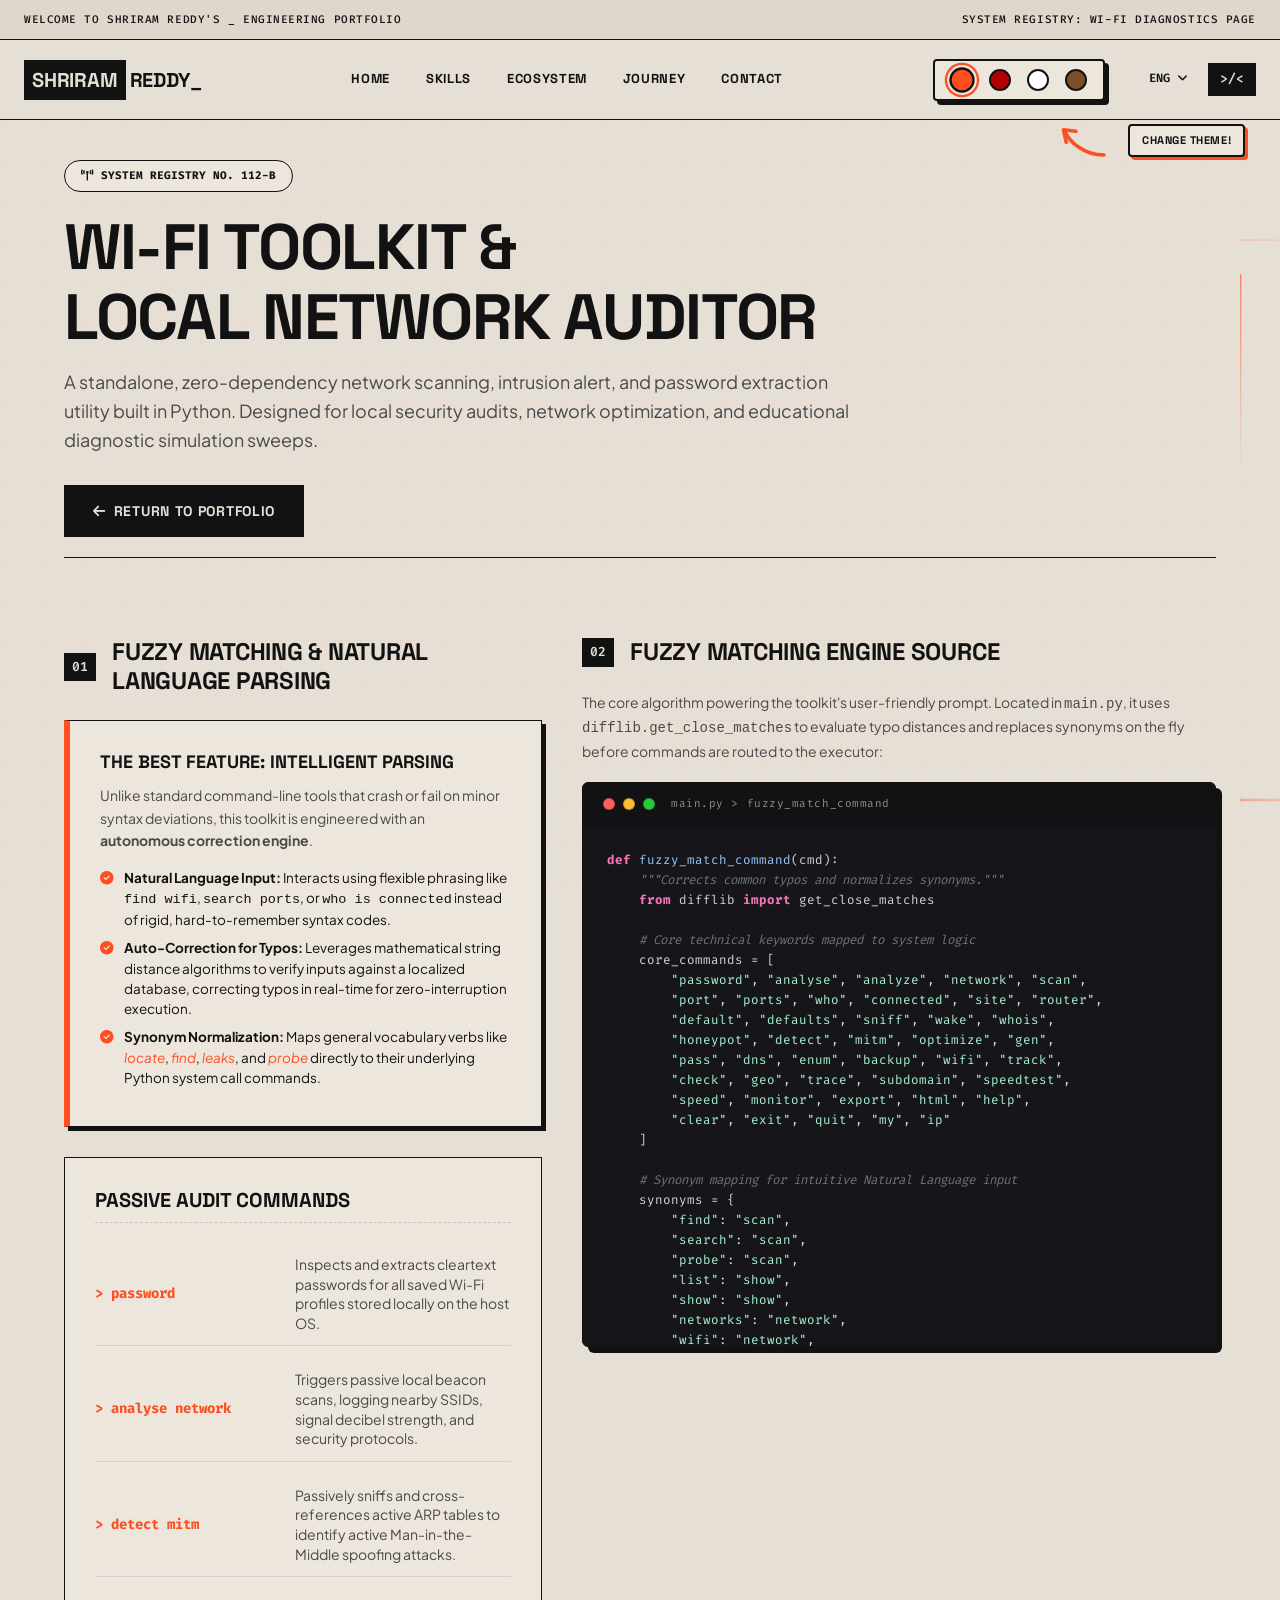
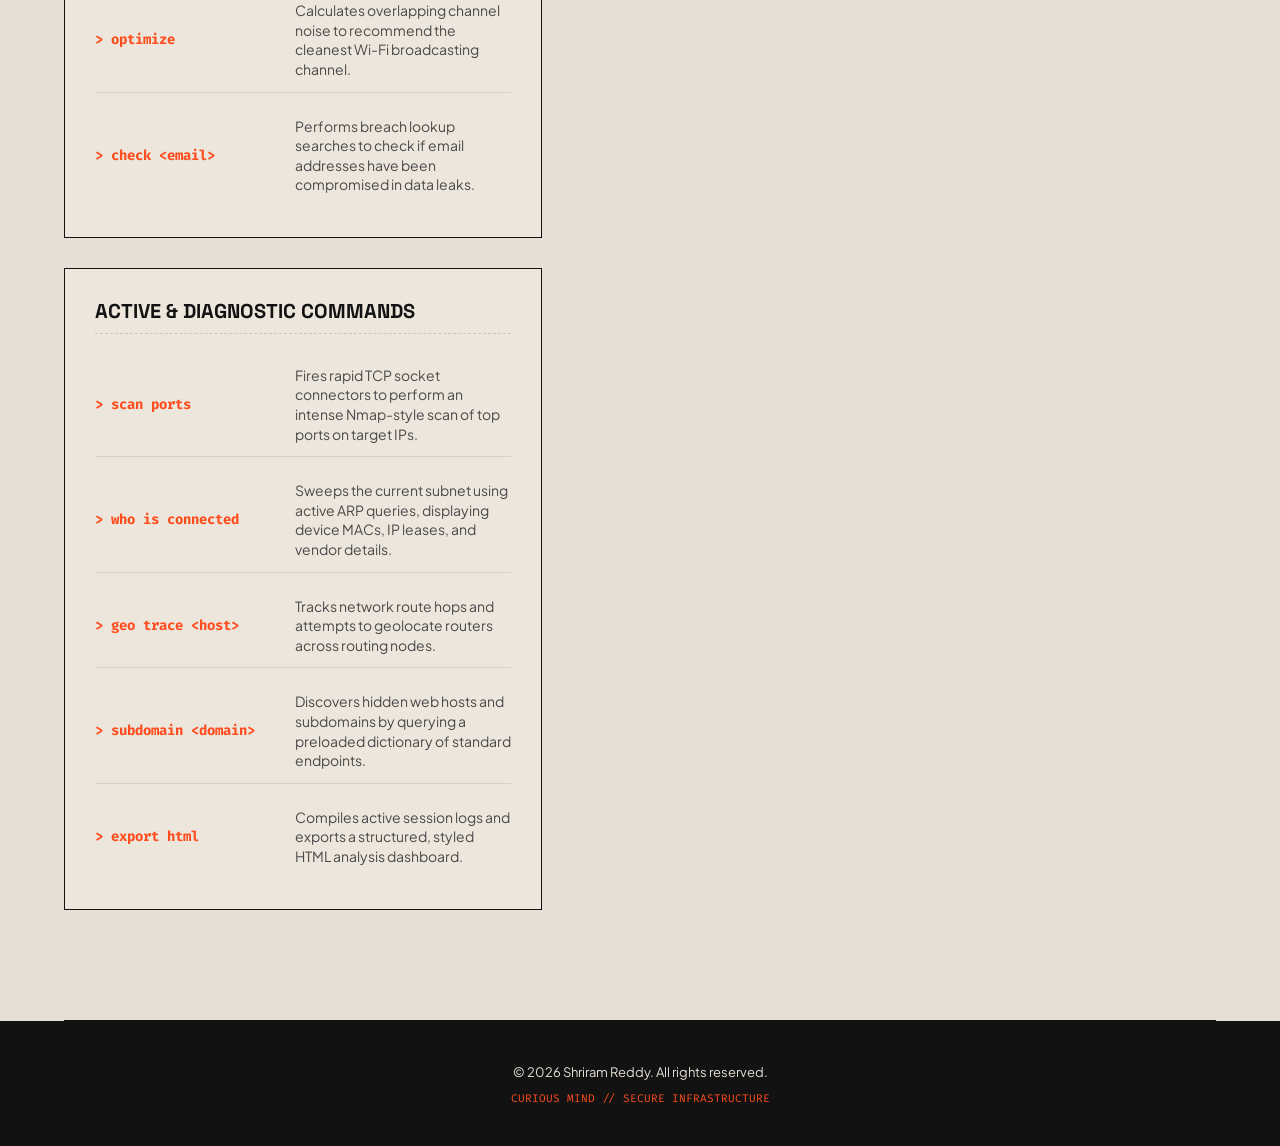
<file: wifi.html>
<!DOCTYPE html>
<html lang="en">

<head>
    <meta charset="UTF-8">
    <meta name="viewport" content="width=device-width, initial-scale=1.0">
    <title>Wi-Fi Toolkit Diagnostics &amp; Source | Shriram Reddy</title>
    <meta name="description"
        content="Technical analysis and source documentation for the Ultimate Wi-Fi Toolkit by Shriram Reddy. Featuring natural language processing and auto-correction engine.">
    
    <!-- Fonts -->
    <link rel="preconnect" href="https://fonts.googleapis.com">
    <link rel="preconnect" href="https://fonts.gstatic.com" crossorigin>
    <link
        href="https://fonts.googleapis.com/css2?family=Space+Grotesk:wght@400;500;600;700;800&family=Plus+Jakarta+Sans:wght@300;400;500;600;700;800&family=Fira+Code:wght@400;500;600&display=swap"
        rel="stylesheet">

    <!-- Icons -->
    <link rel="icon" type="image/png" sizes="32x32" href="images/favicon-32x32.png">
    <link rel="icon" type="image/png" sizes="16x16" href="images/favicon-16x16.png">
    <link rel="apple-touch-icon" sizes="180x180" href="images/apple-touch-icon.png">
    <link rel="manifest" href="site.webmanifest">
    <link rel="stylesheet" href="https://cdnjs.cloudflare.com/ajax/libs/font-awesome/6.4.0/css/all.min.css">

    <!-- Stylesheet -->
    <link rel="stylesheet" href="style.css">

    <style>
        /* Subpage-specific styling override/enhancement */
        .wifi-hero {
            padding: 40px 0 20px 0;
            border-bottom: var(--border-thin);
            text-align: left;
        }

        .wifi-hero-badge {
            display: inline-flex;
            align-items: center;
            gap: 8px;
            font-family: var(--ff-mono);
            font-size: 11px;
            font-weight: 700;
            border: var(--border-thin);
            background-color: var(--bg-card);
            padding: 6px 16px;
            border-radius: 30px;
            margin-bottom: 20px;
        }

        .wifi-hero h1 {
            font-size: 64px;
            line-height: 1.1;
            margin-bottom: 16px;
            letter-spacing: -0.02em;
        }

        .wifi-hero p {
            font-size: 18px;
            max-width: 800px;
            color: var(--text-secondary);
            margin-bottom: 30px;
        }

        .layout-editorial-split {
            display: grid;
            grid-template-columns: 1.1fr 0.9fr;
            gap: 40px;
            align-items: start;
        }

        /* Mock Terminal Window */
        .terminal-window {
            background-color: #1e1e24;
            border: var(--border-thin);
            border-radius: 6px;
            overflow: hidden;
            box-shadow: 6px 6px 0 var(--border-color);
            margin-top: 10px;
        }

        .terminal-header {
            background-color: #121214;
            padding: 12px 20px;
            display: flex;
            align-items: center;
            border-bottom: var(--border-thin);
        }

        .terminal-dots {
            display: flex;
            gap: 8px;
            margin-right: 16px;
        }

        .terminal-dot {
            width: 12px;
            height: 12px;
            border-radius: 50%;
            border: 1px solid rgba(0, 0, 0, 0.2);
        }

        .dot-red { background-color: #ff5f56; }
        .dot-yellow { background-color: #ffbd2e; }
        .dot-green { background-color: #27c93f; }

        .terminal-title {
            font-family: var(--ff-mono);
            font-size: 11px;
            color: #8e8e93;
            letter-spacing: 0.05em;
        }

        .terminal-body {
            padding: 24px;
            margin: 0;
            overflow-x: auto;
            max-height: 520px;
            overflow-y: auto;
            background-color: #16161a;
        }

        .terminal-body code {
            font-family: var(--ff-mono);
            font-size: 12.5px;
            line-height: 1.6;
            color: #d4d4d8;
            display: block;
            white-space: pre;
        }

        /* Basic syntax styling */
        .code-keyword { color: #f472b6; font-weight: bold; }
        .code-string { color: #a7f3d0; }
        .code-comment { color: #71717a; font-style: italic; }
        .code-fn { color: #93c5fd; }
        .code-builtin { color: #fde047; }
        .code-decorator { color: #fb923c; }

        /* Commands Grid Table */
        .cmd-table-card {
            background-color: var(--bg-card);
            border: var(--border-thin);
            padding: 30px;
            margin-bottom: 30px;
        }

        .cmd-table-card h3 {
            font-size: 20px;
            margin-bottom: 20px;
            border-bottom: 1px dashed rgba(18, 18, 18, 0.15);
            padding-bottom: 10px;
        }

        .cmd-table-grid {
            display: flex;
            flex-direction: column;
            gap: 12px;
        }

        .cmd-row {
            display: grid;
            grid-template-columns: 200px 1fr;
            border-bottom: 1px solid rgba(18, 18, 18, 0.1);
            padding: 12px 0;
            font-size: 14px;
        }

        .cmd-row:last-child {
            border-bottom: none;
        }

        .cmd-name {
            font-family: var(--ff-mono);
            font-weight: 700;
            color: var(--accent-orange);
            display: flex;
            align-items: center;
            gap: 8px;
        }

        .cmd-desc {
            color: var(--text-secondary);
            line-height: 1.4;
        }

        .highlight-card {
            background-color: var(--bg-card);
            border: var(--border-thin);
            padding: 30px;
            border-left: 6px solid var(--accent-orange);
            box-shadow: 4px 4px 0 var(--border-color);
        }

        .highlight-card h4 {
            font-size: 18px;
            margin-bottom: 12px;
            color: var(--text-primary);
        }

        .highlight-card p {
            font-size: 14px;
            line-height: 1.6;
            margin-bottom: 16px;
        }

        .highlight-card ul {
            list-style-type: none;
            padding-left: 0;
        }

        .highlight-card li {
            margin-bottom: 8px;
            font-size: 13.5px;
            display: flex;
            align-items: flex-start;
            gap: 10px;
            line-height: 1.5;
        }

        .highlight-card li i {
            color: var(--accent-orange);
            margin-top: 4px;
        }

        @media (max-width: 992px) {
            .layout-editorial-split {
                grid-template-columns: 1fr;
                gap: 30px;
            }
            .wifi-hero h1 {
                font-size: 44px;
            }
        }
    </style>
</head>

<body class="neo-brutalist">

    <!-- Grid Data Pipelines Canvas -->
    <canvas id="gridPipelines"></canvas>

    <!-- Top Coordinates & Welcome Bar -->
    <div class="top-info-bar">
        <span class="info-welcome">WELCOME TO SHRIRAM REDDY'S _ ENGINEERING PORTFOLIO</span>
        <span class="info-contact">SYSTEM REGISTRY: WI-FI DIAGNOSTICS PAGE</span>
    </div>

    <!-- Main Navigation Header -->
    <header class="neo-header">
        <div class="header-inner">
            <a href="index.html#hero" class="brand-logo">
                <span class="logo-box">SHRIRAM</span><span>REDDY_</span>
            </a>

            <nav class="neo-nav" id="navMenu">
                <ul>
                    <li><a href="index.html#hero" class="nav-item">HOME</a></li>
                    <li><a href="index.html#skills" class="nav-item">SKILLS</a></li>
                    <li><a href="index.html#projects" class="nav-item active">ECOSYSTEM</a></li>
                    <li><a href="index.html#journey" class="nav-item">JOURNEY</a></li>
                    <li><a href="index.html#contact" class="nav-item">CONTACT</a></li>
                </ul>
            </nav>

            <div class="header-right-meta">
                <div class="theme-switcher-hint">
                    <svg class="hint-arrow" viewBox="0 0 50 30" fill="none" stroke="currentColor" stroke-width="2.5" stroke-linecap="round" stroke-linejoin="round">
                        <path d="M40 25 C 25 25, 15 15, 12 8" />
                        <path d="M20 8 L11 7 L13 16" />
                    </svg>
                    <div class="hint-box">Change Theme!</div>
                </div>
                <div class="theme-switcher">
                    <button class="theme-btn theme-btn-orange active" data-theme="orange" title="Orange Theme"></button>
                    <button class="theme-btn theme-btn-red" data-theme="red" title="Red Theme"></button>
                    <button class="theme-btn theme-btn-white" data-theme="white" title="Monochrome Theme"></button>
                    <button class="theme-btn theme-btn-brown" data-theme="brown" title="Coffee Brown Theme"></button>
                </div>
                <span class="meta-lang">ENG <i class="fa-solid fa-angle-down"></i></span>
                <span class="meta-code-symbol">&gt;/<span class="cursor-blink">&lt;</span></span>
            </div>

            <button class="nav-hamburger" id="navToggle" aria-label="Toggle Navigation Menu">
                <span class="burger-bar"></span>
                <span class="burger-bar"></span>
                <span class="burger-bar"></span>
            </button>
        </div>
    </header>

    <!-- Main Content Container -->
    <main class="page-container">

        <!-- Wi-Fi Toolkit Header Section -->
        <section class="wifi-hero scroll-reveal visible">
            <div class="wifi-hero-badge">
                <i class="fa-solid fa-tower-broadcast"></i> SYSTEM REGISTRY NO. 112-B
            </div>
            <h1>Wi-Fi Toolkit &amp;<br>Local Network Auditor</h1>
            <p>A standalone, zero-dependency network scanning, intrusion alert, and password extraction utility built in Python. Designed for local security audits, network optimization, and educational diagnostic simulation sweeps.</p>
            <a href="index.html#projects" class="btn-neo btn-black"><i class="fa-solid fa-arrow-left"></i> Return to Portfolio</a>
        </section>

        <!-- Main Content Layout Split -->
        <div class="section-box scroll-reveal">
            <div class="layout-editorial-split">
                
                <!-- Left Column: Explanations & Capabilities -->
                <div class="wifi-details-left">
                    <div class="section-badge-header" style="margin-bottom: 24px;">
                        <span class="badge-num">01</span>
                        <h2>Fuzzy Matching &amp; Natural Language Parsing</h2>
                    </div>
                    
                    <div class="highlight-card" style="margin-bottom: 30px;">
                        <h4>The Best Feature: Intelligent Parsing</h4>
                        <p>Unlike standard command-line tools that crash or fail on minor syntax deviations, this toolkit is engineered with an <strong>autonomous correction engine</strong>.</p>
                        
                        <ul>
                            <li>
                                <i class="fa-solid fa-circle-check"></i>
                                <div>
                                    <strong>Natural Language Input:</strong> Interacts using flexible phrasing like <code>find wifi</code>, <code>search ports</code>, or <code>who is connected</code> instead of rigid, hard-to-remember syntax codes.
                                </div>
                            </li>
                            <li>
                                <i class="fa-solid fa-circle-check"></i>
                                <div>
                                    <strong>Auto-Correction for Typos:</strong> Leverages mathematical string distance algorithms to verify inputs against a localized database, correcting typos in real-time for zero-interruption execution.
                                </div>
                            </li>
                            <li>
                                <i class="fa-solid fa-circle-check"></i>
                                <div>
                                    <strong>Synonym Normalization:</strong> Maps general vocabulary verbs like <i>locate</i>, <i>find</i>, <i>leaks</i>, and <i>probe</i> directly to their underlying Python system call commands.
                                </div>
                            </li>
                        </ul>
                    </div>

                    <div class="cmd-table-card">
                        <h3>Passive Audit Commands</h3>
                        <div class="cmd-table-grid">
                            <div class="cmd-row">
                                <span class="cmd-name">> password</span>
                                <span class="cmd-desc">Inspects and extracts cleartext passwords for all saved Wi-Fi profiles stored locally on the host OS.</span>
                            </div>
                            <div class="cmd-row">
                                <span class="cmd-name">> analyse network</span>
                                <span class="cmd-desc">Triggers passive local beacon scans, logging nearby SSIDs, signal decibel strength, and security protocols.</span>
                            </div>
                            <div class="cmd-row">
                                <span class="cmd-name">> detect mitm</span>
                                <span class="cmd-desc">Passively sniffs and cross-references active ARP tables to identify active Man-in-the-Middle spoofing attacks.</span>
                            </div>
                            <div class="cmd-row">
                                <span class="cmd-name">> optimize</span>
                                <span class="cmd-desc">Calculates overlapping channel noise to recommend the cleanest Wi-Fi broadcasting channel.</span>
                            </div>
                            <div class="cmd-row">
                                <span class="cmd-name">> check &lt;email&gt;</span>
                                <span class="cmd-desc">Performs breach lookup searches to check if email addresses have been compromised in data leaks.</span>
                            </div>
                        </div>
                    </div>

                    <div class="cmd-table-card">
                        <h3>Active &amp; Diagnostic Commands</h3>
                        <div class="cmd-table-grid">
                            <div class="cmd-row">
                                <span class="cmd-name">> scan ports</span>
                                <span class="cmd-desc">Fires rapid TCP socket connectors to perform an intense Nmap-style scan of top ports on target IPs.</span>
                            </div>
                            <div class="cmd-row">
                                <span class="cmd-name">> who is connected</span>
                                <span class="cmd-desc">Sweeps the current subnet using active ARP queries, displaying device MACs, IP leases, and vendor details.</span>
                            </div>
                            <div class="cmd-row">
                                <span class="cmd-name">> geo trace &lt;host&gt;</span>
                                <span class="cmd-desc">Tracks network route hops and attempts to geolocate routers across routing nodes.</span>
                            </div>
                            <div class="cmd-row">
                                <span class="cmd-name">> subdomain &lt;domain&gt;</span>
                                <span class="cmd-desc">Discovers hidden web hosts and subdomains by querying a preloaded dictionary of standard endpoints.</span>
                            </div>
                            <div class="cmd-row">
                                <span class="cmd-name">> export html</span>
                                <span class="cmd-desc">Compiles active session logs and exports a structured, styled HTML analysis dashboard.</span>
                            </div>
                        </div>
                    </div>
                </div>

                <!-- Right Column: Code Showcase -->
                <div class="wifi-details-right">
                    <div class="section-badge-header" style="margin-bottom: 24px;">
                        <span class="badge-num">02</span>
                        <h2>Fuzzy Matching Engine Source</h2>
                    </div>

                    <p style="margin-bottom: 20px; font-size: 14px;">The core algorithm powering the toolkit's user-friendly prompt. Located in <code>main.py</code>, it uses <code>difflib.get_close_matches</code> to evaluate typo distances and replaces synonyms on the fly before commands are routed to the executor:</p>

                    <!-- Terminal Mockup -->
                    <div class="terminal-window">
                        <div class="terminal-header">
                            <div class="terminal-dots">
                                <span class="terminal-dot dot-red"></span>
                                <span class="terminal-dot dot-yellow"></span>
                                <span class="terminal-dot dot-green"></span>
                            </div>
                            <span class="terminal-title">main.py > fuzzy_match_command</span>
                        </div>
                        <pre class="terminal-body"><code><span class="code-keyword">def</span> <span class="code-fn">fuzzy_match_command</span>(cmd):
    <span class="code-comment">"""Corrects common typos and normalizes synonyms."""</span>
    <span class="code-keyword">from</span> difflib <span class="code-keyword">import</span> get_close_matches
    
    <span class="code-comment"># Core technical keywords mapped to system logic</span>
    core_commands = [
        <span class="code-string">"password"</span>, <span class="code-string">"analyse"</span>, <span class="code-string">"analyze"</span>, <span class="code-string">"network"</span>, <span class="code-string">"scan"</span>,
        <span class="code-string">"port"</span>, <span class="code-string">"ports"</span>, <span class="code-string">"who"</span>, <span class="code-string">"connected"</span>, <span class="code-string">"site"</span>, <span class="code-string">"router"</span>,
        <span class="code-string">"default"</span>, <span class="code-string">"defaults"</span>, <span class="code-string">"sniff"</span>, <span class="code-string">"wake"</span>, <span class="code-string">"whois"</span>,
        <span class="code-string">"honeypot"</span>, <span class="code-string">"detect"</span>, <span class="code-string">"mitm"</span>, <span class="code-string">"optimize"</span>, <span class="code-string">"gen"</span>,
        <span class="code-string">"pass"</span>, <span class="code-string">"dns"</span>, <span class="code-string">"enum"</span>, <span class="code-string">"backup"</span>, <span class="code-string">"wifi"</span>, <span class="code-string">"track"</span>,
        <span class="code-string">"check"</span>, <span class="code-string">"geo"</span>, <span class="code-string">"trace"</span>, <span class="code-string">"subdomain"</span>, <span class="code-string">"speedtest"</span>,
        <span class="code-string">"speed"</span>, <span class="code-string">"monitor"</span>, <span class="code-string">"export"</span>, <span class="code-string">"html"</span>, <span class="code-string">"help"</span>,
        <span class="code-string">"clear"</span>, <span class="code-string">"exit"</span>, <span class="code-string">"quit"</span>, <span class="code-string">"my"</span>, <span class="code-string">"ip"</span>
    ]
    
    <span class="code-comment"># Synonym mapping for intuitive Natural Language input</span>
    synonyms = {
        <span class="code-string">"find"</span>: <span class="code-string">"scan"</span>,
        <span class="code-string">"search"</span>: <span class="code-string">"scan"</span>,
        <span class="code-string">"probe"</span>: <span class="code-string">"scan"</span>,
        <span class="code-string">"list"</span>: <span class="code-string">"show"</span>,
        <span class="code-string">"show"</span>: <span class="code-string">"show"</span>,
        <span class="code-string">"networks"</span>: <span class="code-string">"network"</span>,
        <span class="code-string">"wifi"</span>: <span class="code-string">"network"</span>,
        <span class="code-string">"connections"</span>: <span class="code-string">"connected"</span>,
        <span class="code-string">"devices"</span>: <span class="code-string">"connected"</span>,
        <span class="code-string">"speed"</span>: <span class="code-string">"speedtest"</span>,
        <span class="code-string">"internet"</span>: <span class="code-string">"speedtest"</span>,
        <span class="code-string">"location"</span>: <span class="code-string">"track"</span>,
        <span class="code-string">"locate"</span>: <span class="code-string">"track"</span>,
        <span class="code-string">"where"</span>: <span class="code-string">"track"</span>,
        <span class="code-string">"breach"</span>: <span class="code-string">"check"</span>,
        <span class="code-string">"leaks"</span>: <span class="code-string">"check"</span>,
        <span class="code-string">"hack"</span>: <span class="code-string">"scan"</span>
    }
    
    all_keywords = core_commands + <span class="code-builtin">list</span>(synonyms.keys())
    words = cmd.lower().split()
    corrected = []
    
    <span class="code-keyword">for</span> word <span class="code-keyword">in</span> words:
        <span class="code-comment"># 1. Exact match check</span>
        <span class="code-keyword">if</span> word <span class="code-keyword">in</span> all_keywords:
            corrected.append(word)
            <span class="code-keyword">continue</span>
            
        <span class="code-comment"># 2. Typos correction (75% similarity threshold)</span>
        matches = get_close_matches(word, all_keywords, n=<span class="code-builtin">1</span>, cutoff=<span class="code-builtin">0.75</span>)
        <span class="code-keyword">if</span> matches:
            corrected.append(matches[<span class="code-builtin">0</span>])
        <span class="code-keyword">else:</span>
            <span class="code-comment"># Keep arguments (IPs, domains) as-is</span>
            corrected.append(word)
            
    <span class="code-comment"># 3. Apply Synonym Replacements</span>
    final_cmd_words = []
    <span class="code-keyword">for</span> word <span class="code-keyword">in</span> corrected:
        <span class="code-keyword">if</span> word <span class="code-keyword">in</span> synonyms:
            final_cmd_words.append(synonyms[word])
        <span class="code-keyword">else:</span>
            final_cmd_words.append(word)
            
    <span class="code-keyword">return</span> <span class="code-string">" "</span>.join(final_cmd_words)</code></pre>
                    </div>
                </div>

            </div>
        </div>

    </main>

    <!-- Footer -->
    <footer class="neo-footer">
        <div class="footer-inner">
            <p>&copy; 2026 Shriram Reddy. All rights reserved.</p>
            <p class="footer-motto">CURIOUS MIND // SECURE INFRASTRUCTURE</p>
        </div>
    </footer>

    <!-- Custom Follow-Along Cursor -->
    <div class="custom-cursor-circle" id="customCursorCircle">
        <div class="cursor-circle-inner"></div>
    </div>
    <div class="custom-cursor-dot" id="customCursorDot">
        <div class="cursor-dot-inner"></div>
    </div>

    <!-- Custom Script -->
    <script src="script.js"></script>
</body>

</html>
</file>
<file: style.css>
/* ==========================================
   NEO-BRUTALIST VARIABLES & GLOBAL DEFAULTS
   ========================================== */
:root {
    --bg-base: #e6dfd5;
    --bg-card: #ece6dc;
    --bg-dark: #121212;
    --bg-terminal: #16181b;

    --text-primary: #121212;
    --text-secondary: #4a4a4a;
    --text-muted: #767676;
    --text-white: #f8f9fa;

    --accent-orange: #ff4e20;
    --accent-orange-hover: #e03b0f;
    --border-color: #121212;
    --border-thick: 2px solid var(--border-color);
    --border-thin: 1px solid var(--border-color);
    --grid-color: rgba(255, 78, 32, 0.04);

    --ff-head: 'Space Grotesk', sans-serif;
    --ff-mono: 'Fira Code', monospace;
    --ff-body: 'Plus Jakarta Sans', sans-serif;

    --transition-fast: 0.15s ease-out;
    --transition-smooth: 0.35s cubic-bezier(0.16, 1, 0.3, 1);
}

/* ==========================================
   THEME PALETTE OVERRIDES
   ========================================== */
/* Red Theme */
body.theme-red {
    --bg-base: #E5E5E5;
    --bg-card: #f0f0f0;
    --accent-orange: #b30000;
    --accent-orange-hover: #800000;
    --grid-color: rgba(179, 0, 0, 0.06);
}

/* White Theme (Monochrome) */
body.theme-white {
    --bg-base: #ffffff;
    --bg-card: #ffffff;
    --text-primary: #000000;
    --text-secondary: #1a1a1a;
    --text-muted: #666666;
    --accent-orange: #000000;
    --accent-orange-hover: #333333;
    --border-color: #000000;
    --grid-color: rgba(0, 0, 0, 0.05);
}

/* Brown Theme (Coffee Brown) */
body.theme-brown {
    --bg-base: #e6dfd5;
    --bg-card: #ece6dc;
    --accent-orange: #7d4e2a;
    --accent-orange-hover: #5c391e;
    --grid-color: rgba(125, 78, 42, 0.05);
}

* {
    margin: 0;
    padding: 0;
    box-sizing: border-box;
}

ul,
ol {
    list-style: none;
}

html {
    scroll-behavior: smooth;
    scroll-padding-top: 130px;
    background-color: var(--bg-base);
}

body {
    background-color: var(--bg-base);
    background-image:
        linear-gradient(var(--grid-color) 1px, transparent 1px),
        linear-gradient(90deg, var(--grid-color) 1px, transparent 1px);
    background-size: 40px 40px;
    background-attachment: fixed;
    color: var(--text-primary);
    font-family: var(--ff-body);
    line-height: 1.6;
    overflow-x: hidden;
    position: relative;
    isolation: isolate;
    /* Force canvas z-index -1 to render above body background */
}

/* Scrollbar styling matching the print aesthetic */
::-webkit-scrollbar {
    width: 8px;
    height: 8px;
}

::-webkit-scrollbar-track {
    background: var(--bg-base);
    border-left: var(--border-thin);
}

::-webkit-scrollbar-thumb {
    background: var(--border-color);
}

::-webkit-scrollbar-thumb:hover {
    background: var(--accent-orange);
}

/* Common Typography */
h1,
h2,
h3,
h4,
h5,
h6 {
    font-family: var(--ff-head);
    font-weight: 700;
    color: var(--text-primary);
    line-height: 1.2;
    text-transform: uppercase;
}

p {
    color: var(--text-secondary);
    font-size: 15px;
}

a {
    color: var(--text-primary);
    text-decoration: none;
    transition: var(--transition-fast);
}

/* ==========================================
   TOP INFO BAR & VERTICAL RIGHT SIDEBAR
   ========================================== */
.top-info-bar {
    width: 100%;
    height: 40px;
    background-color: #dfd7cc;
    border-bottom: var(--border-thin);
    display: flex;
    justify-content: space-between;
    align-items: center;
    padding: 0 24px;
    font-family: var(--ff-mono);
    font-size: 11px;
    font-weight: 500;
    letter-spacing: 0.05em;
    color: var(--text-primary);
    z-index: 1010;
}

/* Horizontal scrolling marquee banner inside hero */
.hero-marquee-banner {
    width: 100%;
    box-sizing: border-box;
    overflow: hidden;
    background-color: var(--bg-dark);
    color: #e6dfd5;
    border-top: var(--border-thin);
    border-bottom: var(--border-thin);
    padding: 14px 0;
    margin: 20px 0;
    display: flex;
    user-select: none;
}

.hero-marquee-track {
    display: flex;
    gap: 30px;
    animation: scroll-left 25s linear infinite;
    white-space: nowrap;
    min-width: 100%;
}

.hero-marquee-track span {
    font-family: var(--ff-mono);
    font-size: 11px;
    font-weight: 600;
    letter-spacing: 0.15em;
}

.hero-marquee-track .divider {
    color: var(--accent-orange);
    margin: 0 10px;
}

@keyframes scroll-left {
    0% {
        transform: translateX(0);
    }

    100% {
        transform: translateX(-50%);
    }
}

/* ==========================================
   MAIN NAVIGATION HEADER
   ========================================== */
.neo-header {
    position: sticky;
    top: 0;
    left: 0;
    width: 100%;
    height: 80px;
    background-color: var(--bg-base);
    border-bottom: var(--border-thin);
    z-index: 1000;
}

.header-inner {
    max-width: 1300px;
    height: 100%;
    margin: 0 auto;
    padding: 0 24px;
    display: flex;
    justify-content: space-between;
    align-items: center;
}

.brand-logo {
    display: flex;
    align-items: center;
    font-family: var(--ff-head);
    font-size: 20px;
    font-weight: 800;
    letter-spacing: -0.01em;
}

.logo-box {
    background-color: var(--bg-dark);
    color: var(--bg-base);
    padding: 4px 8px;
    margin-right: 4px;
    font-weight: 900;
}

.neo-nav ul {
    display: flex;
    gap: 4px;
    height: 100%;
}

.nav-item {
    font-family: var(--ff-head);
    font-weight: 700;
    font-size: 13px;
    letter-spacing: 0.05em;
    padding: 29px 16px;
    color: var(--text-primary);
    position: relative;
    display: inline-block;
}

.nav-item:hover,
.nav-item.active {
    color: var(--accent-orange);
}

/* Block indicator on active link matching CTA styling */
.nav-item::after {
    content: '';
    position: absolute;
    bottom: -1px;
    left: 16px;
    right: 16px;
    height: 4px;
    background-color: var(--accent-orange);
    transform: scaleX(0);
    transition: transform var(--transition-fast);
}

.nav-item.active::after,
.nav-item:hover::after {
    transform: scaleX(1);
}

.header-right-meta {
    position: relative;
    display: flex;
    align-items: center;
    gap: 20px;
    font-family: var(--ff-mono);
    font-size: 12px;
    font-weight: 600;
}

.theme-switcher-hint {
    position: absolute;
    top: 60px;
    left: 115px;
    display: flex;
    align-items: center;
    gap: 10px;
    pointer-events: none;
    transform-origin: left center;
    animation: hintFloat 1.8s ease-in-out infinite alternate;
    z-index: 1001;
    white-space: nowrap;
}

.hint-arrow {
    width: 70px;
    height: 44px;
    color: var(--accent-orange);
    flex-shrink: 0;
}

.hint-box {
    background-color: var(--bg-card);
    border: 2px solid var(--border-color);
    padding: 6px 12px;
    font-family: var(--ff-head);
    font-size: 11px;
    font-weight: 800;
    color: var(--text-primary);
    box-shadow: 3px 3px 0 var(--accent-orange);
    text-transform: uppercase;
    letter-spacing: 0.05em;
    border-radius: 4px;
}

@keyframes hintFloat {
    0% {
        transform: translateY(0) rotate(-3deg);
    }

    100% {
        transform: translateY(4px) rotate(1deg);
    }
}

.meta-lang {
    cursor: pointer;
    border-bottom: 1px solid transparent;
}

.meta-lang:hover {
    border-color: var(--border-color);
}

.meta-code-symbol {
    background-color: var(--bg-dark);
    color: var(--bg-base);
    padding: 6px 12px;
    font-size: 13px;
}

.cursor-blink {
    animation: blink 1.2s step-end infinite;
}

@keyframes blink {

    from,
    to {
        opacity: 1;
    }

    50% {
        opacity: 0;
    }
}

.nav-hamburger {
    display: none;
    flex-direction: column;
    justify-content: space-between;
    width: 24px;
    height: 16px;
    background: transparent;
    border: none;
    cursor: pointer;
}

.burger-bar {
    width: 100%;
    height: 2px;
    background-color: var(--text-primary);
    transition: var(--transition-fast);
}

/* ==========================================
   NEO-BRUTALIST BUTTONS & LAYOUT CORES
   ========================================== */
.btn-neo {
    display: inline-flex;
    align-items: center;
    justify-content: center;
    gap: 8px;
    padding: 14px 28px;
    font-family: var(--ff-head);
    font-weight: 800;
    font-size: 14px;
    text-transform: uppercase;
    letter-spacing: 0.05em;
    cursor: pointer;
    border: var(--border-thin);
    transition: transform var(--transition-fast), box-shadow var(--transition-fast);
}

.btn-orange {
    background-color: var(--accent-orange);
    color: var(--bg-base);
}

.btn-orange:hover {
    background-color: var(--bg-base);
    color: var(--text-primary);
    transform: translate(-3px, -3px);
    box-shadow: 4px 4px 0 var(--border-color);
}

.btn-black {
    background-color: var(--bg-dark);
    color: var(--bg-base);
}

.btn-black:hover {
    background-color: var(--bg-base);
    color: var(--text-primary);
    transform: translate(-3px, -3px);
    box-shadow: 4px 4px 0 var(--border-color);
}

.btn-block {
    width: 100%;
}

.page-container {
    max-width: 1200px;
    margin: 0 auto;
    padding: 0 24px;
    background-color: var(--bg-base);
    background-image:
        linear-gradient(var(--grid-color) 1px, transparent 1px),
        linear-gradient(90deg, var(--grid-color) 1px, transparent 1px);
    background-size: 40px 40px;
    background-attachment: fixed;
    position: relative;
    z-index: 1;
}

/* Sections */
.section-box {
    padding: 80px 0;
    border-bottom: var(--border-thin);
}

.section-badge-header {
    display: flex;
    align-items: center;
    gap: 16px;
    margin-bottom: 48px;
}

.badge-num {
    font-family: var(--ff-mono);
    font-size: 13px;
    font-weight: 600;
    background-color: var(--bg-dark);
    color: var(--bg-base);
    padding: 4px 8px;
}

.section-badge-header h2 {
    font-size: 24px;
    letter-spacing: -0.01em;
}

/* Scroll reveal utility classes */
.scroll-reveal {
    opacity: 0;
    transform: translateY(20px);
    transition: opacity 0.6s ease, transform 0.6s var(--transition-smooth);
}

.scroll-reveal.visible {
    opacity: 1;
    transform: translateY(0);
}

/* ==========================================
   HERO GRID LAYOUT SECTION
   ========================================== */
.hero-centered-section {
    display: flex;
    flex-direction: column;
    align-items: center;
    justify-content: center;
    text-align: center;
    border-bottom: var(--border-thin);
    padding: 40px 0 60px 0;
    position: relative;
    /* needed for absolute avatar positioning */
}

/* Hero Avatar Sticker — floats freely at bottom-left, above the marquee */
.hero-avatar-frame {
    position: absolute;
    left: -15px;
    bottom: 240px;
    /* sits above the marquee black strip */
    width: 350px;
    height: 300px;
    border: none;
    background-color: transparent;
    overflow: visible;
    z-index: 10;
    animation: avatarFloat 3s ease-in-out infinite alternate;
    filter: drop-shadow(2px 8px 12px rgba(0, 0, 0, 0.18));
}

.hero-avatar-img {
    width: 100%;
    height: 90%;
    object-fit: contain;
    display: block;
}

@keyframes avatarFloat {
    0% {
        transform: translateY(0px);
    }

    100% {
        transform: translateY(-8px);
    }
}



.hero-status-pill {
    display: inline-flex;
    align-items: center;
    gap: 8px;
    font-family: var(--ff-mono);
    font-size: 11px;
    font-weight: 700;
    border: var(--border-thin);
    background-color: var(--bg-card);
    padding: 6px 16px;
    border-radius: 30px;
    /* Rounded capsule tags */
    letter-spacing: 0.05em;
    color: var(--text-primary);
}

.status-dot-green {
    display: inline-block;
    width: 8px;
    height: 8px;
    border-radius: 50%;
    background-color: #28a745;
    animation: dotPulse 1.8s infinite;
}

@keyframes dotPulse {
    0% {
        transform: scale(0.95);
        opacity: 0.7;
    }

    50% {
        transform: scale(1.2);
        opacity: 1;
        box-shadow: 0 0 8px #28a745;
    }

    100% {
        transform: scale(0.95);
        opacity: 0.7;
    }
}

.hero-subtitle-tag {
    font-family: var(--ff-mono);
    font-size: 12px;
    font-weight: 600;
    letter-spacing: 0.15em;
    color: var(--text-muted);
    margin: 24px 0 16px 0;
}

.hero-name-title {
    font-family: var(--ff-head);
    font-size: 166px;
    font-weight: 800;
    line-height: 1.0;
    letter-spacing: -0.03em;
    color: var(--bg-dark);
    margin-bottom: 24px;
    text-transform: none;
    /* Keep natural casing from mockup */
}

.hero-core-paragraph {
    font-size: 20px;
    line-height: 1.5;
    color: var(--text-secondary);
    max-width: 720px;
    margin: 0 auto 36px auto;
    font-weight: 400;
}

.highlight-bold {
    font-weight: 700;
    color: var(--text-primary);
}

.highlight-italic {
    font-style: italic;
    color: var(--text-muted);
}

.hero-action-buttons {
    display: flex;
    justify-content: center;
    gap: 16px;
    margin-bottom: 32px;
}

/* Style action buttons to have capsule curves matching the mockup style */
.hero-action-buttons .btn-neo {
    border-radius: 30px;
}

.hero-social-circles {
    display: flex;
    justify-content: center;
    gap: 12px;
    margin-bottom: 24px;
}

.social-circle-btn {
    width: 44px;
    height: 44px;
    border-radius: 50%;
    border: var(--border-thin);
    background-color: var(--bg-card);
    color: var(--text-secondary);
    display: flex;
    align-items: center;
    justify-content: center;
    font-size: 16px;
    transition: transform var(--transition-fast), background-color var(--transition-fast), color var(--transition-fast), box-shadow var(--transition-fast);
}

.social-circle-btn:hover {
    transform: translateY(-3px);
    background-color: var(--bg-dark);
    color: var(--bg-base);
    box-shadow: 4px 4px 0 var(--accent-orange);
}

/* Bottom Stats Panel */
.hero-bottom-stats {
    width: 100%;
    display: grid;
    grid-template-columns: repeat(3, 1fr);
    border-top: var(--border-thin);
    margin-top: 40px;
    padding-top: 30px;
}

.stat-box {
    display: flex;
    flex-direction: column;
    padding: 10px 20px;
}

.stat-box.border-left {
    border-left: var(--border-thin);
}

.stat-number {
    font-family: var(--ff-mono);
    font-size: 40px;
    font-weight: 400;
    line-height: 1;
    color: var(--border-color);
}

.stat-label {
    font-family: var(--ff-head);
    font-size: 13px;
    font-weight: 700;
    color: var(--accent-orange);
    margin-top: 8px;
    text-transform: uppercase;
}

/* ==========================================
   SECTION 1: PROFILE EDITORIAL
   ========================================== */
.profile-layout-grid {
    display: grid;
    grid-template-columns: 1.2fr 0.8fr;
    gap: 40px;
}

.editorial-headline {
    font-size: 24px;
    margin-bottom: 16px;
    color: var(--text-primary);
}

.editorial-text {
    font-size: 16px;
    line-height: 1.7;
    margin-bottom: 40px;
}

.core-pillars-grid {
    display: grid;
    grid-template-columns: repeat(3, 1fr);
    gap: 20px;
}

.pillar-block {
    background-color: var(--bg-card);
    border: var(--border-thin);
    padding: 24px 20px;
}

.pillar-num {
    font-family: var(--ff-mono);
    font-size: 13px;
    color: var(--accent-orange);
    font-weight: 700;
    margin-bottom: 8px;
}

.pillar-block h4 {
    font-size: 15px;
    margin-bottom: 8px;
}

.pillar-block p {
    font-size: 12px;
    line-height: 1.5;
}

.editorial-profile-sidebar {
    background-color: var(--bg-card);
    border: var(--border-thin);
    padding: 30px;
    display: flex;
    flex-direction: column;
    align-items: center;
}

.sidebar-image-frame {
    width: 100%;
    aspect-ratio: 1 / 1;
    border: var(--border-thin);
    overflow: hidden;
    margin-bottom: 24px;
}

.sidebar-bio-img {
    width: 100%;
    height: 100%;
    object-fit: cover;
    filter: grayscale(0.2) contrast(1.05);
}

.profile-meta-sheet {
    width: 100%;
    margin-bottom: 24px;
}

.meta-row {
    display: flex;
    justify-content: space-between;
    padding: 10px 0;
    border-bottom: 1px dashed rgba(18, 18, 18, 0.15);
    font-size: 13px;
}

.meta-row:last-child {
    border-bottom: none;
}

.meta-row .m-label {
    font-family: var(--ff-mono);
    font-size: 10px;
    color: var(--text-muted);
}

.meta-row .m-value {
    font-weight: 600;
}

.editorial-quote-box {
    border-top: var(--border-thin);
    padding-top: 20px;
    width: 100%;
    text-align: center;
}

.editorial-quote {
    font-size: 13px;
    font-style: italic;
    color: var(--text-secondary);
}

/* ==========================================
   SECTION 2: PROJECTS ECOSYSTEM
   ========================================== */
.ecosystem-projects-grid {
    display: grid;
    grid-template-columns: repeat(2, 1fr);
    gap: 30px;
}

.neo-project-card {
    background-color: var(--bg-card);
    border: var(--border-thin);
    padding: 30px;
    display: flex;
    flex-direction: column;
    position: relative;
    transition: transform var(--transition-fast), box-shadow var(--transition-fast);
}

.neo-project-card:hover {
    transform: translate(-4px, -4px);
    box-shadow: 6px 6px 0 var(--border-color);
}

.card-full-span {
    grid-column: span 2;
}

.project-header-row {
    display: flex;
    justify-content: space-between;
    align-items: center;
    margin-bottom: 16px;
}

.project-id {
    font-family: var(--ff-mono);
    font-size: 11px;
    color: var(--text-muted);
}

.project-badge-tag {
    font-family: var(--ff-head);
    font-size: 10px;
    font-weight: 700;
    padding: 3px 10px;
    border: var(--border-thin);
    text-transform: uppercase;
}

.project-badge-tag.orange-bg {
    background-color: var(--accent-orange);
    color: var(--bg-base);
}

.project-badge-tag.black-bg {
    background-color: var(--bg-dark);
    color: var(--bg-base);
}

.neo-project-card h3 {
    font-size: 24px;
    margin-bottom: 12px;
}

.p-summary {
    font-size: 14px;
    margin-bottom: 24px;
}

.project-body-grid {
    display: grid;
    grid-template-columns: 1.1fr 0.9fr;
    gap: 30px;
    border-bottom: 1px dashed rgba(18, 18, 18, 0.15);
    padding-bottom: 24px;
    margin-bottom: 20px;
}

.p-specs-grid {
    display: grid;
    grid-template-columns: repeat(2, 1fr);
    gap: 16px;
}

.p-specs-grid .spec-col {
    background: rgba(18, 18, 18, 0.03);
    border-left: 2px solid var(--accent-orange);
    padding: 10px 14px;
}

.p-specs-grid h5 {
    font-size: 12px;
    color: var(--accent-orange);
    margin-bottom: 4px;
}

.p-specs-grid p {
    font-size: 11px;
    line-height: 1.4;
}

.p-timeline-pane h5 {
    font-family: var(--ff-mono);
    font-size: 11px;
    color: var(--text-muted);
    margin-bottom: 12px;
}

.project-phases-stepper {
    display: flex;
    flex-direction: column;
    gap: 10px;
}

.step-node {
    background-color: var(--bg-base);
    border: var(--border-thin);
    padding: 8px 12px;
    display: flex;
    flex-direction: column;
    font-size: 11px;
}

.step-node.active {
    background-color: var(--bg-dark);
    color: var(--bg-base);
}

.step-node.active p {
    color: var(--bg-card);
}

.step-node .s-badge {
    font-family: var(--ff-mono);
    font-size: 9px;
    margin-bottom: 2px;
}

.p-bullets-list {
    margin-bottom: 20px;
    display: flex;
    flex-direction: column;
    gap: 8px;
}

.p-bullets-list li {
    font-size: 13px;
    color: var(--text-secondary);
    display: flex;
    align-items: center;
    gap: 10px;
}

.p-bullets-list li i {
    color: var(--accent-orange);
}

.project-link-actions,
.project-app-links {
    margin-top: auto;
    margin-bottom: 20px;
    padding-top: 30px; /* Reserves room for absolute card hints above the link */
    position: relative;
}


/* ── Card Click Hint: INSIDE LEFT (Zero Labs, Wi-Fi, Vibe Player) ── */
/* Arrow points RIGHT-DOWN ↘ toward the link, label is to the left of arrow */
.card-hint-inside-left {
    position: absolute;
    left: 0;
    /* sits inside the card aligned with left edge of content */
    bottom: 28px;
    /* floats above the link button */
    display: flex;
    flex-direction: row;
    /* [label] [arrow] */
    align-items: center;
    gap: 7px;
    pointer-events: none;
    white-space: nowrap;
    animation: cardHintFloat 1.9s ease-in-out infinite alternate;
}

/* ── Card Click Hint: INSIDE RIGHT MIRRORED (SeCom) ── */
/* Arrow points LEFT-DOWN ↙ toward the link, label is to the right of arrow */
.card-hint-inside-right {
    position: absolute;
    right: 0;
    /* inside the card, aligned to the right edge of content */
    bottom: 28px;
    /* floats above the link button */
    display: flex;
    flex-direction: row-reverse;
    /* [arrow] [label] — mirrored layout */
    align-items: center;
    gap: 7px;
    pointer-events: none;
    white-space: nowrap;
    animation: cardHintFloat 1.9s ease-in-out infinite alternate;
}

.card-hint-arrow {
    width: 42px;
    height: 34px;
    color: var(--accent-orange);
    flex-shrink: 0;
}

.card-hint-label {
    background-color: var(--bg-card);
    border: 2px solid var(--border-color);
    padding: 4px 10px;
    font-family: var(--ff-head);
    font-size: 10px;
    font-weight: 800;
    color: var(--text-primary);
    box-shadow: 2px 2px 0 var(--accent-orange);
    text-transform: uppercase;
    letter-spacing: 0.06em;
    border-radius: 3px;
    white-space: nowrap;
}

@keyframes cardHintFloat {
    0% {
        transform: translateY(0px) rotate(-2deg);
    }

    100% {
        transform: translateY(3px) rotate(1deg);
    }
}


.link-neo-btn {
    font-family: var(--ff-head);
    font-size: 13px;
    font-weight: 700;
    color: var(--text-primary);
    border-bottom: 1px solid var(--border-color);
    padding-bottom: 2px;
    display: inline-flex;
    align-items: center;
    gap: 6px;
}

.link-neo-btn:hover {
    color: var(--accent-orange);
    border-color: var(--accent-orange);
}

.project-card-footer {
    border-top: 1px solid rgba(18, 18, 18, 0.1);
    padding-top: 16px;
    margin-top: auto;
}

.footer-tags {
    display: flex;
    flex-wrap: wrap;
    gap: 8px;
}

.p-tag {
    font-family: var(--ff-mono);
    font-size: 11px;
    background-color: var(--bg-base);
    border: var(--border-thin);
    padding: 2px 8px;
    color: var(--text-secondary);
}

/* ==========================================
   SECTION 3: TECHNICAL SKILLS MATRIX
   ========================================== */
.skills-filter-tabs {
    display: flex;
    justify-content: center;
    gap: 10px;
    margin-bottom: 40px;
}

.skill-filter-btn {
    background: transparent;
    border: var(--border-thin);
    color: var(--text-secondary);
    padding: 8px 20px;
    font-family: var(--ff-head);
    font-size: 13px;
    font-weight: 700;
    cursor: pointer;
    transition: var(--transition-fast);
}

.skill-filter-btn:hover {
    background-color: var(--bg-dark);
    color: var(--bg-base);
}

.skill-filter-btn.active {
    background-color: var(--bg-dark);
    color: var(--bg-base);
    box-shadow: 3px 3px 0 var(--accent-orange);
}

.neo-skills-grid {
    display: grid;
    grid-template-columns: repeat(3, 1fr);
    gap: 20px;
}

.skill-matrix-card {
    background-color: var(--bg-card);
    border: var(--border-thin);
    padding: 24px;
    display: flex;
    flex-direction: column;
}

.skill-matrix-card:hover {
    box-shadow: 4px 4px 0 var(--border-color);
}

.skill-header {
    display: flex;
    justify-content: space-between;
    align-items: center;
    margin-bottom: 12px;
}

.skill-header h4 {
    font-size: 15px;
}

.skill-level {
    font-family: var(--ff-mono);
    font-size: 12px;
    font-weight: 600;
    color: var(--accent-orange);
}

.skill-meter {
    width: 100%;
    height: 6px;
    background-color: var(--bg-base);
    border: var(--border-thin);
}

.skill-meter-fill {
    height: 100%;
    width: 0;
    background-color: var(--border-color);
    transition: width 1.2s cubic-bezier(0.16, 1, 0.3, 1);
}

.skill-matrix-card:hover .skill-meter-fill {
    background-color: var(--accent-orange);
}

/* ==========================================
   SECTION 4: JOURNEY & WIRE REPORTS
   ========================================== */
.journey-layouts-grid {
    display: grid;
    grid-template-columns: 1.05fr 1.05fr 0.9fr;
    gap: 35px;
}

.journey-sub-title {
    font-size: 18px;
    margin-bottom: 28px;
    display: flex;
    align-items: center;
    gap: 10px;
    border-bottom: var(--border-thin);
    padding-bottom: 10px;
    letter-spacing: -0.01em;
}

/* Vertical Timeline list */
.neo-timeline {
    position: relative;
    padding-left: 20px;
    border-left: 2px solid var(--border-color);
}

.timeline-block {
    position: relative;
    margin-bottom: 40px;
}

.timeline-block:last-child {
    margin-bottom: 0;
}

.block-indicator {
    position: absolute;
    left: -27px;
    top: 6px;
    width: 12px;
    height: 12px;
    border: 2px solid var(--border-color);
    background-color: var(--bg-base);
    border-radius: 50%;
}

.timeline-block.active .block-indicator {
    background-color: var(--accent-orange);
}

.block-years {
    font-family: var(--ff-mono);
    font-size: 11px;
    font-weight: 700;
    color: var(--accent-orange);
    display: block;
    margin-bottom: 4px;
}

.timeline-block h4 {
    font-size: 16px;
    margin-bottom: 4px;
}

.timeline-block .school {
    font-size: 13px;
    color: var(--text-secondary);
    margin-bottom: 10px;
}

.grade-badge {
    display: inline-block;
    font-family: var(--ff-mono);
    font-size: 10px;
    font-weight: 600;
    border: var(--border-thin);
    background-color: rgba(255, 78, 32, 0.05);
    color: var(--accent-orange);
    padding: 2px 8px;
    margin-bottom: 12px;
}

.timeline-block .description {
    font-size: 12px;
    line-height: 1.5;
}

/* Certs and Badges panels */
.certs-badge-matrix {
    display: grid;
    grid-template-columns: repeat(2, 1fr);
    gap: 12px;
    margin-bottom: 40px;
}

.cert-item-card {
    background-color: var(--bg-card);
    border: var(--border-thin);
    padding: 16px;
    display: flex;
    flex-direction: column;
    justify-content: center;
}

.cert-item-card:hover {
    box-shadow: 3px 3px 0 var(--border-color);
}

.cert-org {
    font-family: var(--ff-mono);
    font-size: 9px;
    color: var(--text-muted);
    margin-bottom: 4px;
}

.cert-item-card strong {
    font-size: 12px;
    line-height: 1.3;
}

/* Hackathons */
.neo-hacks-list {
    display: flex;
    flex-direction: column;
    gap: 16px;
}

.neo-hacks-list li {
    display: flex;
    gap: 16px;
    background-color: var(--bg-card);
    border: var(--border-thin);
    padding: 16px;
}

.neo-hacks-list li:hover {
    transform: translateX(4px);
}

.rank-tag {
    font-family: var(--ff-head);
    font-weight: 800;
    font-size: 11px;
    background-color: var(--accent-orange);
    color: var(--bg-base);
    padding: 4px 10px;
    height: fit-content;
    white-space: nowrap;
}

.hack-meta strong {
    font-size: 14px;
    display: block;
    margin-bottom: 4px;
}

.hack-meta p {
    font-size: 11px;
}

/* ==========================================
   SECTION 5: CONTACT TELEGRAPH DESK
   ========================================== */
.contact-editorial-layout {
    display: grid;
    grid-template-columns: 0.9fr 1.1fr;
    gap: 40px;
}

.coords-cards-group {
    display: flex;
    flex-direction: column;
    gap: 16px;
    margin: 30px 0;
}

.coord-info-block {
    background-color: var(--bg-card);
    border: var(--border-thin);
    padding: 18px;
    display: flex;
    align-items: center;
    gap: 16px;
}

.coord-icon {
    font-size: 20px;
    color: var(--bg-base);
    background-color: var(--bg-dark);
    width: 44px;
    height: 44px;
    display: flex;
    align-items: center;
    justify-content: center;
    border-radius: 50%;
}

.coord-val-wrap {
    display: flex;
    flex-direction: column;
}

.coord-label {
    font-family: var(--ff-mono);
    font-size: 10px;
    color: var(--text-muted);
}

.coord-val-wrap strong {
    font-size: 14px;
}

.email-copy-container {
    display: flex;
    align-items: center;
    gap: 10px;
}

.btn-copy-address {
    background: transparent;
    border: none;
    cursor: pointer;
    font-size: 12px;
}

.btn-copy-address:hover {
    color: var(--accent-orange);
}

.telegraph-social-links {
    display: flex;
    gap: 12px;
}

.social-neo-btn {
    flex: 1;
    background-color: var(--bg-card);
    border: var(--border-thin);
    padding: 12px;
    font-family: var(--ff-head);
    font-weight: 700;
    font-size: 13px;
    text-align: center;
    display: inline-flex;
    justify-content: center;
    align-items: center;
    gap: 6px;
}

.social-neo-btn:hover {
    background-color: var(--bg-dark);
    color: var(--bg-base);
    box-shadow: 3px 3px 0 var(--accent-orange);
}

/* Form block */
.dispatch-form-pane {
    background-color: var(--bg-card);
    border: var(--border-thin);
    display: flex;
    flex-direction: column;
}

.form-pane-header {
    background-color: var(--bg-dark);
    padding: 14px 20px;
    display: flex;
    justify-content: space-between;
    align-items: center;
    color: var(--bg-base);
    font-family: var(--ff-mono);
    font-size: 10px;
    font-weight: 600;
    letter-spacing: 0.05em;
}

.form-active-pulse {
    display: flex;
    align-items: center;
    color: var(--accent-orange);
}

.form-active-pulse .pulse-dot {
    background-color: var(--accent-orange);
    box-shadow: 0 0 10px var(--accent-orange);
}

.neo-dispatch-form {
    padding: 30px;
    display: flex;
    flex-direction: column;
    gap: 16px;
}

.form-element-wrap {
    display: flex;
    flex-direction: column;
    gap: 6px;
}

.neo-dispatch-form label {
    font-family: var(--ff-mono);
    font-size: 10px;
    font-weight: 600;
    color: var(--text-secondary);
}

.neo-dispatch-form input,
.neo-dispatch-form textarea {
    background-color: var(--bg-base);
    border: var(--border-thin);
    padding: 12px;
    color: var(--text-primary);
    font-family: var(--ff-body);
    font-size: 14px;
    outline: none;
}

.neo-dispatch-form input:focus,
.neo-dispatch-form textarea:focus {
    border-color: var(--accent-orange);
}

.form-row-double {
    display: grid;
    grid-template-columns: 1fr 1fr;
    gap: 16px;
}

.form-status {
    font-family: var(--ff-mono);
    font-size: 11px;
    text-align: center;
    margin-top: 10px;
}

.form-status.success {
    color: var(--accent-orange);
    font-weight: 700;
}

.form-status.error {
    color: #f24e24;
}

/* ==========================================
   FOOTER
   ========================================== */
.neo-footer {
    border-top: var(--border-thin);
    background-color: var(--bg-dark);
    padding: 40px 0;
    text-align: center;
    position: relative;
    z-index: 2;
}

.footer-inner {
    max-width: 1200px;
    margin: 0 auto;
    padding: 0 24px;
}

.neo-footer p {
    color: var(--bg-base);
    font-size: 13px;
}

.footer-motto {
    font-family: var(--ff-mono);
    font-size: 11px !important;
    color: var(--accent-orange) !important;
    margin-top: 8px;
}

/* ==========================================
   RESPONSIVE LAYOUTS & MOBILE SPACES
   ========================================== */
@media (max-width: 992px) {
    .hero-avatar-frame {
        position: relative;
        left: auto;
        bottom: auto;
        width: 240px;
        height: 220px;
        margin: 0 auto 30px auto;
    }

    .hero-grid-section {
        grid-template-columns: 1fr;
        gap: 40px;
    }

    .hero-left-column {
        padding-right: 0;
        border-right: none;
    }

    .hero-right-column {
        padding-left: 0;
    }

    .hero-name-title {
        font-size: 72px;
    }

    .profile-layout-grid {
        grid-template-columns: 1fr;
    }

    .ecosystem-projects-grid {
        grid-template-columns: 1fr;
    }

    .card-full-span {
        grid-column: span 1;
    }

    .project-body-grid {
        grid-template-columns: 1fr;
    }

    .journey-layouts-grid {
        grid-template-columns: 1fr;
    }

    .contact-editorial-layout {
        grid-template-columns: 1fr;
    }
}

@media (max-width: 768px) {
    .hero-avatar-frame {
        width: 200px;
        height: 180px;
        margin: 0 auto 24px auto;
    }

    .top-info-bar {
        flex-direction: column;
        height: auto;
        padding: 10px;
        gap: 6px;
        text-align: center;
    }

    .nav-hamburger {
        display: flex;
    }

    .neo-nav {
        position: fixed;
        top: 120px;
        /* Accounts for top-bar + header */
        left: 0;
        width: 100%;
        height: calc(100vh - 120px);
        background-color: var(--bg-base);
        border-top: var(--border-thin);
        padding: 40px 24px;
        transform: translateX(-100%);
        transition: transform 0.3s ease-in-out;
        z-index: 999;
    }

    .neo-nav.open {
        transform: translateX(0);
    }

    .neo-nav ul {
        flex-direction: column;
        gap: 24px;
        align-items: center;
        height: auto;
    }

    .nav-item {
        font-size: 18px;
        padding: 10px 0;
    }

    .nav-item::after {
        display: none;
    }

    .header-right-meta {
        display: none;
    }

    .hero-name-title {
        font-size: 48px;
    }

    .neo-skills-grid {
        grid-template-columns: repeat(2, 1fr);
    }
}

@media (max-width: 576px) {
    .hero-avatar-frame {
        width: 160px;
        height: 150px;
        margin: 0 auto 20px auto;
    }

    .neo-skills-grid {
        grid-template-columns: 1fr;
    }

    .certs-badge-matrix {
        grid-template-columns: 1fr;
    }

    .hero-actions {
        flex-direction: column;
    }

    .hero-actions .btn-neo {
        width: 100%;
    }

    .core-pillars-grid {
        grid-template-columns: 1fr;
    }

    .input-row {
        grid-template-columns: 1fr;
        gap: 0;
    }

    .form-row-double {
        grid-template-columns: 1fr;
        gap: 0;
    }

    .hero-bottom-stats {
        grid-template-columns: 1fr;
        gap: 20px;
    }

    .stat-box.border-left {
        border-left: none;
        border-top: var(--border-thin);
        padding-top: 20px;
    }
}

/* Custom Spacing Divider */
.neo-divider {
    border: none;
    border-top: 1px solid rgba(18, 18, 18, 0.15);
    margin: 50px 0;
}

.journey-minimal-intro {
    font-size: 16px;
    line-height: 1.5;
    color: var(--text-secondary);
    margin-bottom: 40px;
    font-family: var(--ff-body);
    max-width: 800px;
}

/* ==========================================
   CUSTOM MOUSE CURSOR OVERRIDES
   ========================================== */
.custom-cursor-circle,
.custom-cursor-dot {
    display: none;
}

@media (pointer: fine),
(any-pointer: fine) {

    body.custom-cursor-enabled,
    body.custom-cursor-enabled * {
        cursor: none !important;
    }

    .custom-cursor-circle {
        display: block;
        position: fixed;
        top: 0;
        left: 0;
        transform: translate3d(0, 0, 0);
        pointer-events: none;
        z-index: 9999;
        opacity: 0;
        transition: opacity 0.3s ease;
    }

    .cursor-circle-inner {
        width: 32px;
        height: 32px;
        border: 2px solid var(--border-color);
        background-color: transparent;
        border-radius: 50%;
        transform: translate(-50%, -50%);
        box-sizing: border-box;
        transition: width 0.25s cubic-bezier(0.25, 1, 0.5, 1),
            height 0.25s cubic-bezier(0.25, 1, 0.5, 1),
            background-color 0.25s ease,
            border-color 0.25s ease,
            box-shadow 0.25s ease,
            transform 0.25s cubic-bezier(0.25, 1, 0.5, 1);
    }

    .custom-cursor-dot {
        display: block;
        position: fixed;
        top: 0;
        left: 0;
        transform: translate3d(0, 0, 0);
        pointer-events: none;
        z-index: 10000;
        opacity: 0;
        transition: opacity 0.3s ease;
    }

    .cursor-dot-inner {
        width: 6px;
        height: 6px;
        background-color: var(--accent-orange);
        border-radius: 50%;
        transform: translate(-50%, -50%);
        box-sizing: border-box;
        transition: transform 0.25s cubic-bezier(0.25, 1, 0.5, 1),
            background-color 0.25s ease;
    }

    /* Visibility toggles controlled by JS */
    .custom-cursor-circle.visible,
    .custom-cursor-dot.visible {
        opacity: 1;
    }

    /* Expanding hover states */
    .custom-cursor-circle.hovered .cursor-circle-inner {
        width: 52px;
        height: 52px;
        background-color: rgba(255, 78, 32, 0.15);
        border-color: var(--accent-orange);
        box-shadow: 0 0 15px rgba(255, 78, 32, 0.25);
    }

    .custom-cursor-dot.hovered .cursor-dot-inner {
        transform: translate(-50%, -50%) scale(1.6);
        background-color: var(--accent-orange);
    }

    /* Click Active States */
    .custom-cursor-circle.active .cursor-circle-inner {
        width: 24px;
        height: 24px;
        background-color: rgba(255, 78, 32, 0.35);
        border-color: var(--accent-orange);
        transform: translate(-50%, -50%) scale(0.85);
    }

    .custom-cursor-dot.active .cursor-dot-inner {
        transform: translate(-50%, -50%) scale(0.6);
    }
}

/* ==========================================
   GRID PIPELINES CANVAS ANIMATION
   ========================================== */
#gridPipelines {
    position: fixed;
    top: 0;
    left: 0;
    width: 100%;
    height: 100%;
    pointer-events: none;
    z-index: -1;
}

/* ==========================================
   THEME SWITCHER HEADER CONTROL
   ========================================== */
.theme-switcher {
    display: flex;
    gap: 16px;
    align-items: center;
    margin-right: 24px;
    border: 2px solid var(--border-color);
    padding: 8px 16px;
    background-color: var(--bg-card);
    box-shadow: 4px 4px 0 var(--border-color);
    border-radius: 4px;
}

.theme-btn {
    width: 22px;
    height: 22px;
    border-radius: 50%;
    border: 2px solid var(--border-color);
    padding: 0;
    cursor: pointer;
    position: relative;
    transition: transform 0.2s ease, box-shadow 0.2s ease;
}

.theme-btn:hover {
    transform: scale(1.15);
}

.theme-btn.active {
    transform: scale(1.15);
    box-shadow: 0 0 0 2px var(--bg-card), 0 0 0 4px var(--accent-orange);
}

.theme-btn-orange {
    background-color: #ff4e20;
}

.theme-btn-red {
    background-color: #b30000;
}

.theme-btn-white {
    background-color: #ffffff;
    border: 2px solid #121212;
}

.theme-btn-brown {
    background-color: #7d4e2a;
}
</file>
